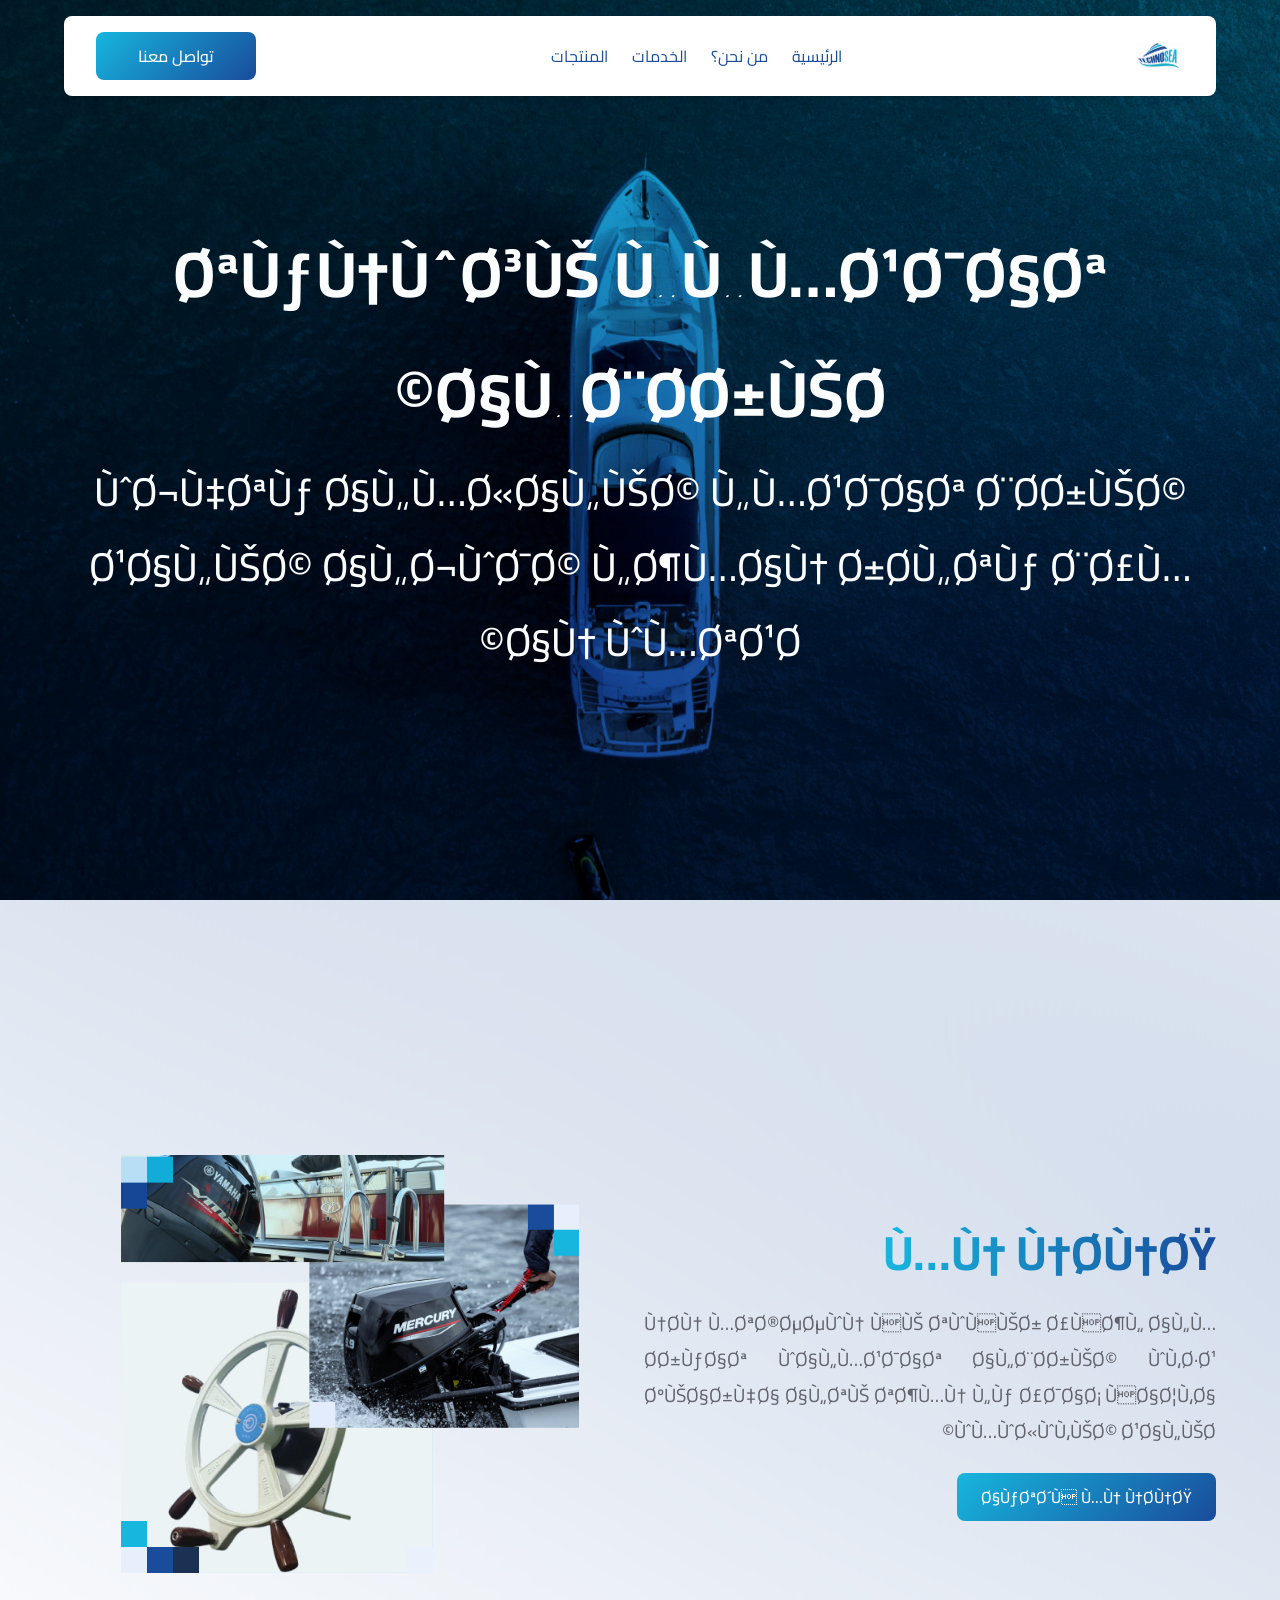
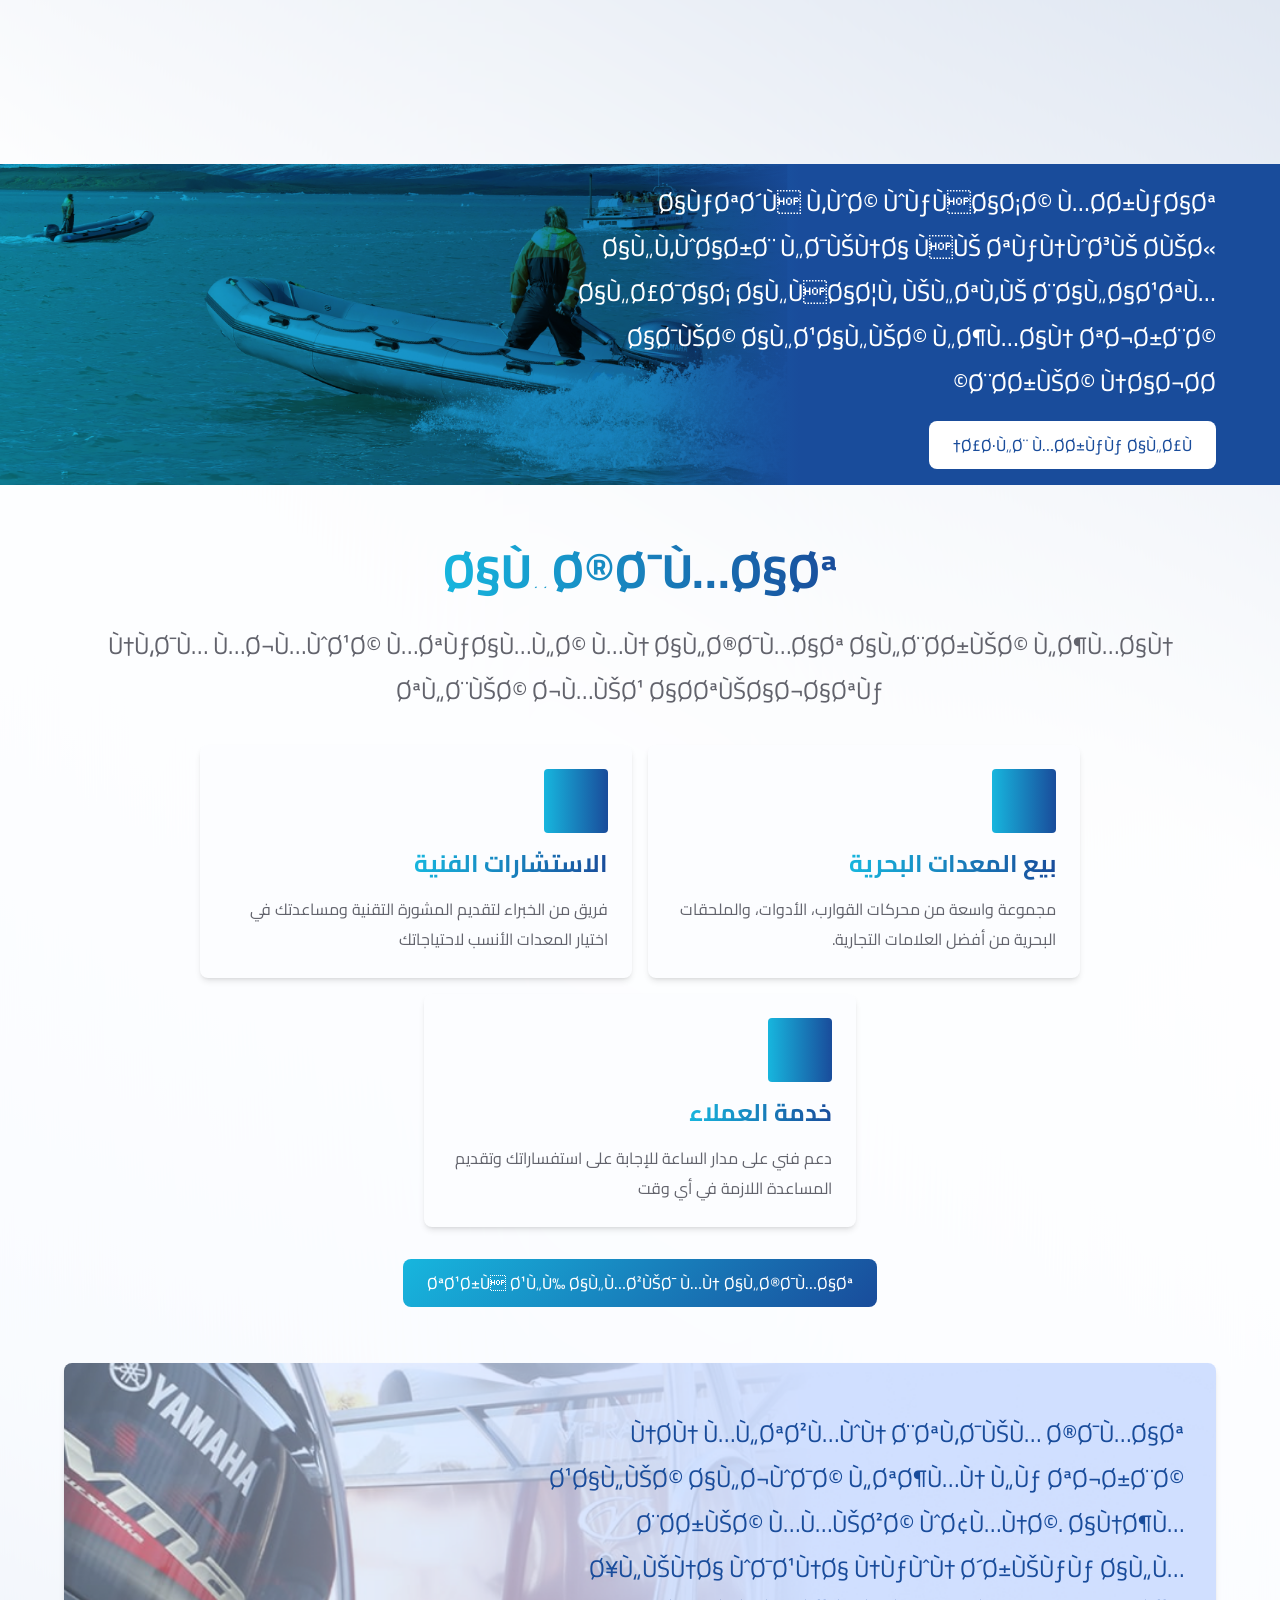
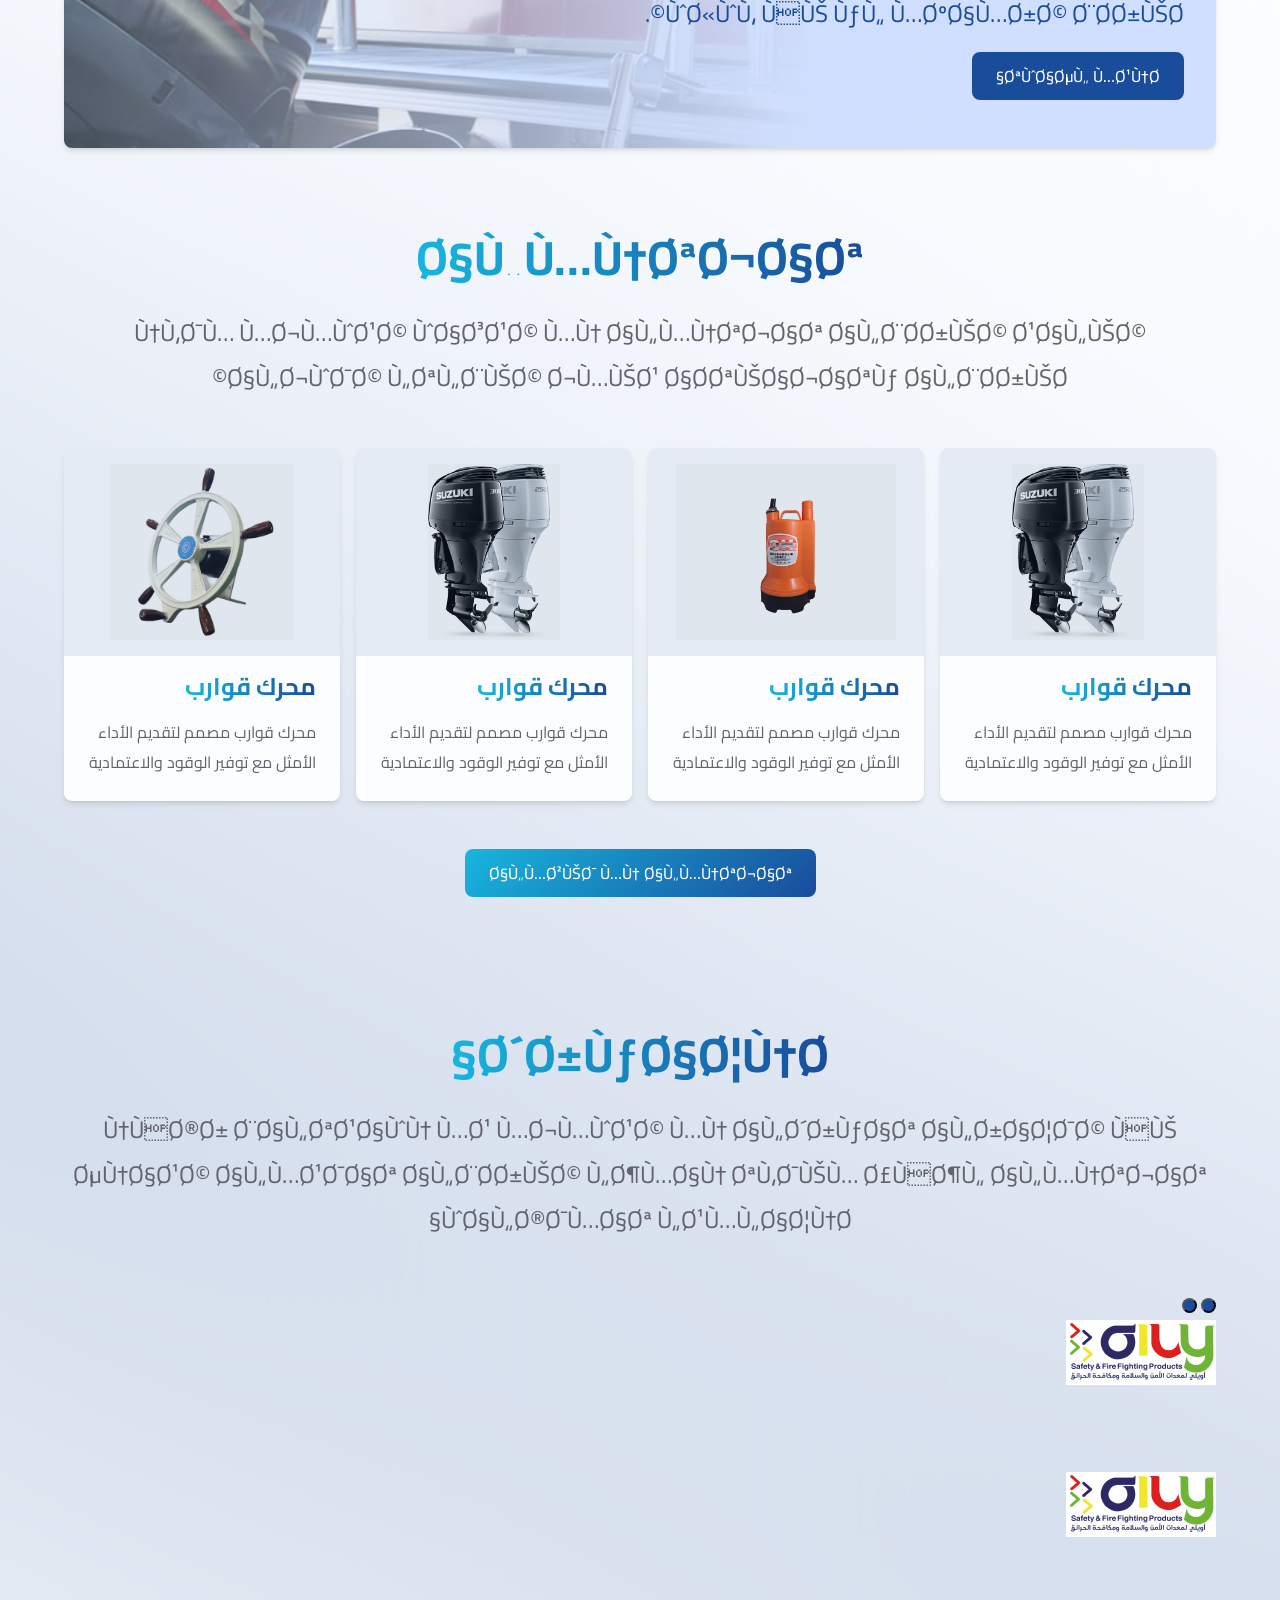
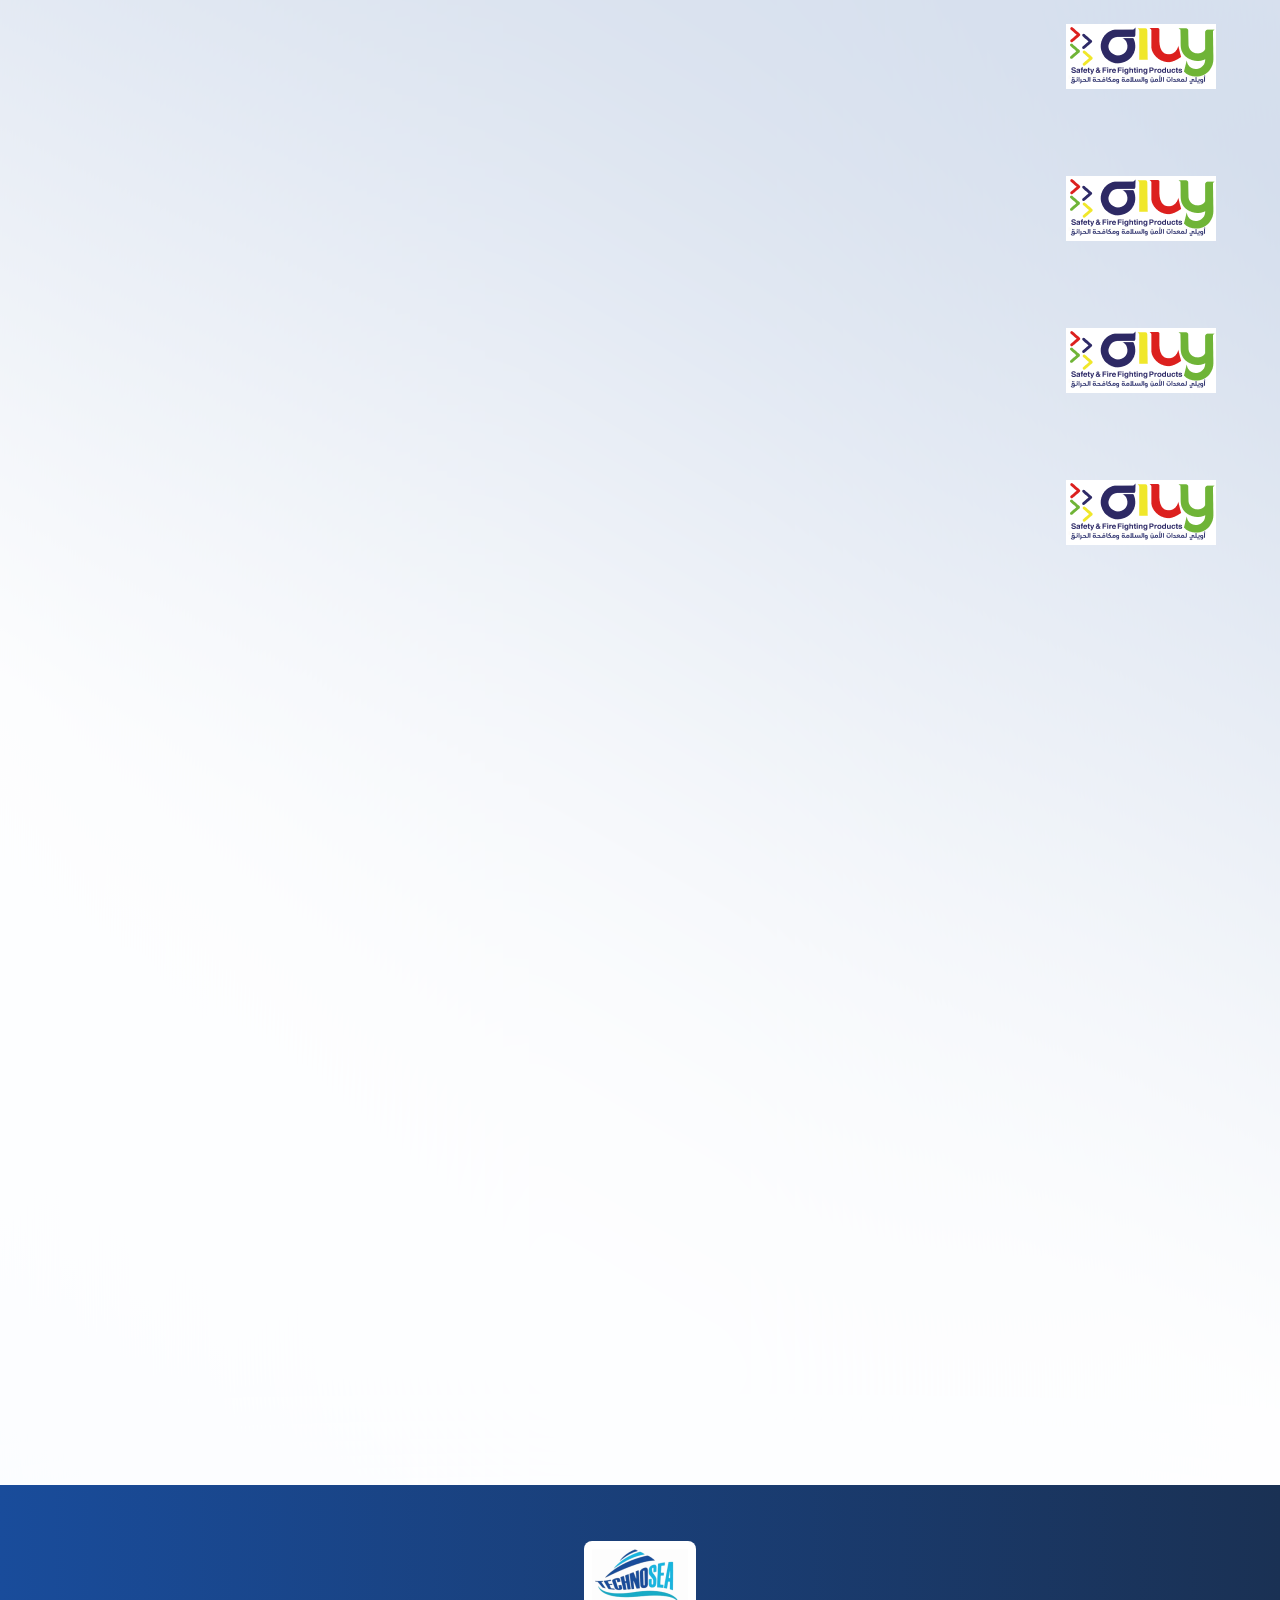
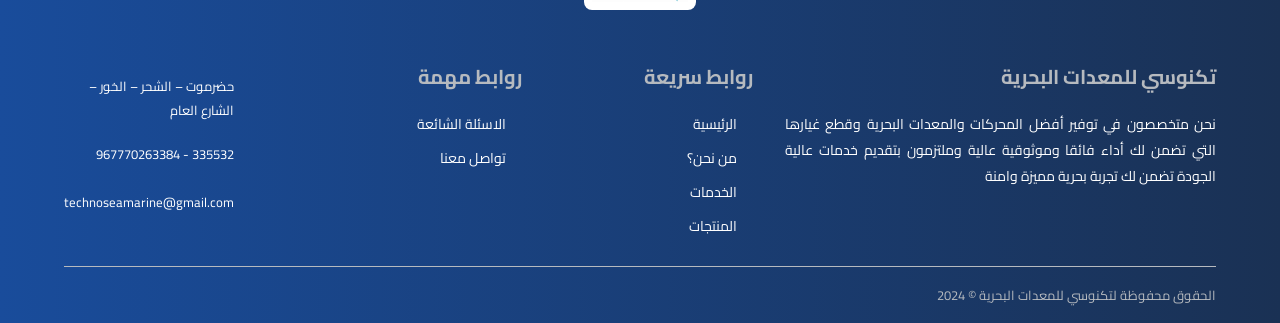
<file: index.html>
<!DOCTYPE html>
<html lang="ar" dir="rtl">
    <head>
        
        <link rel="stylesheet" href="./asset/styles/home.css">

        <title>تكنوسي</title>
    </head>

    <body>
        <!-- for the navbar -->
        <header></header>

        <!-- Hero Section -->
        <section class="section hero center">
            <header>
                <h1>تكنوسي للمعدات البحرية</h1>
                <h2>وجهتك المثالية لمعدات بحرية عالية الجودة لضمان رحلتك بأمان ومتعة</h2>
            </header>

            <section>
                <i class="fi fi-ts-angle-small-down"></i>
            </section>
        </section>

        <!-- About Section -->
        <section class="section about">
            <article>
                <header>
                    <h2>من نحن؟</h2>
                </header>

                <p>
                    نحن متخصصون في توفير أفضل المحركات والمعدات البحرية وقطع غيارها التي تضمن لك أداء فائقا وموثوقية عالية 
                </p>

                <section>
                    <a href="/pages/about.html" class="btn btn-linear">اكتشف من نحن؟</a>
                </section>
            </article>

            <section>
                <img src="./asset/images/about.png" alt="Products">
            </section>
        </section>

        <!-- Engine Section -->
        <section class="engine">
            <section>
                <p>
                    اكتشف قوة وكفاءة محركات القوارب لدينا في تكنوسي حيث الأداء الفائق يلتقي بالاعتمادية العالية لضمان تجربة بحرية ناجحة
                </p>
                <a class="btn" href="/pages/contact-us.html">أطلب محركك الأن</a>
            </section>
        </section>

        <!-- Services Section -->
        <section id="services" class="section services">
            <header>
                <h2>الخدمات</h2>
                <p>نقدم مجموعة متكاملة من الخدمات البحرية لضمان تلبية جميع احتياجاتك</p>
            </header>

            <section class="services-container"></section>

            <section class="btn-container">
                <a href="/pages/services.html" class="btn btn-linear">تعرف على المزيد من الخدمات</a>
            </section>
        </section>

        <!-- Contact Section -->
        <section class="section contact">
            <section class="center">
                <p>
                    نحن ملتزمون بتقديم خدمات عالية الجودة لتضمن لك تجربة بحرية مميزة وآمنة. انضم إلينا ودعنا نكون شريكك الموثوق في كل مغامرة بحرية.
                </p>

                <a href="/pages/contact-us.html" class="btn center">تواصل معنا</a>
            </section>
        </section>

        <!-- Products section -->
        <section class="section products">
            <header>
                <h2>المنتجات</h2>
                <p>نقدم مجموعة واسعة من المنتجات البحرية عالية الجودة لتلبية جميع احتياجاتك البحرية</p>
            </header>

            <section class="products-container">
                <!-- <article class="card product">
                    <section class="image">
                        <img src="/asset/images/product-1.jpeg" alt="product">
                    </section>

                    <header>
                        <h3>محرك قوارب</h3>
                    </header>

                    <p>
                        محرك قوارب مصمم لتقديم الأداء الأمثل مع توفير الوقود والاعتمادية
                    </p>
                </article> -->
            </section>

            <section class="btn-container">
                <a href="/pages/products.html" class="btn btn-linear">المزيد من المنتجات</a>
            </section>
        </section>

        <!-- partners -->
        <section class="section partners">
            <header>
                <h2>شركائنا</h2>
                <p>
                    نفخر بالتعاون مع مجموعة من الشركات الرائدة في صناعة المعدات البحرية لضمان تقديم أفضل المنتجات والخدمات لعملائنا 
                </p>
            </header> 

            <!-- <section class="partners-container">

            </section> -->
        
            <section class="partners-container d-flex justify-content-center ">
            <div id="partners" class="carousel slide w-75" data-bs-ride="carousel">
            <div class="carousel-indicators">
              <button type="button" data-bs-target="#partners" data-bs-slide-to="0" class="active" aria-current="true" aria-label="Slide 1"></button>
              <button type="button" data-bs-target="#partners" data-bs-slide-to="1" aria-label="Slide 2"></button>
              <!-- <button type="button" data-bs-target="#carouselExampleIndicators" data-bs-slide-to="2" aria-label="Slide 3"></button> -->
            </div>
            <div class="carousel-inner">
                <div class="carousel-item active">
                    <div class="row ">
                        <div class="single-box col-md-4">
                            <img src="/asset/images/partner.png" alt="">
                        </div>
                        <div class="single-box col-md-4">
                            <img src="/asset/images/partner.png" alt="">
                        </div>
                        <div class="single-box col-md-4">
                            <img src="/asset/images/partner.png" alt="">
                        </div>
                    </div>
                </div>

                <div class="carousel-item ">
                    <div class="row ">
                        <div class="single-box col-md-4">
                            <img src="/asset/images/partner.png" alt="">
                        </div>
                        <div class="single-box col-md-4">
                            <img src="/asset/images/partner.png" alt="">
                        </div>
                        <div class="single-box col-md-4">
                            <img src="/asset/images/partner.png" alt="">
                        </div>
                    </div>
                </div>
            </div>
            </div>
            </section>
        </section>
         <!-- End partners -->

        <!-- FAQ -->
        <section class="section faq">
            <header>
                <h2>الاسئلة الشائعة</h2>
                <p>لديك أسئلة؟ نحن هنا للإجابة عليها</p>
            </header>

            <section class="faq-container">
                <!-- <article class="card">
                    <header>
                        <h4>كيف يمكنني تتبع طلبي؟</h4>

                        <section>
                            <i class="fi fi-rr-plus"></i>
                        </section>
                    </header>

                    <p>
                        يمكنك تتبع طلبك من خلال حسابك على موقعنا أو عبر البريد الإلكتروني الذي يتضمن رقم التتبع.
                    </p>
                </article> -->
            </section>
        </section>

        <footer class="footer"></footer>
        <script src="https://cdn.jsdelivr.net/npm/bootstrap@5.1.3/dist/js/bootstrap.bundle.min.js" integrity="sha384-ka7Sk0Gln4gmtz2MlQnikT1wXgYsOg+OMhuP+IlRH9sENBO0LRn5q+8nbTov4+1p" crossorigin="anonymous"></script>
        <script type="module" src="/asset/js/index.js"></script>
        <script src="/asset/js/home.js"></script>
    </body>
</html>
</file>
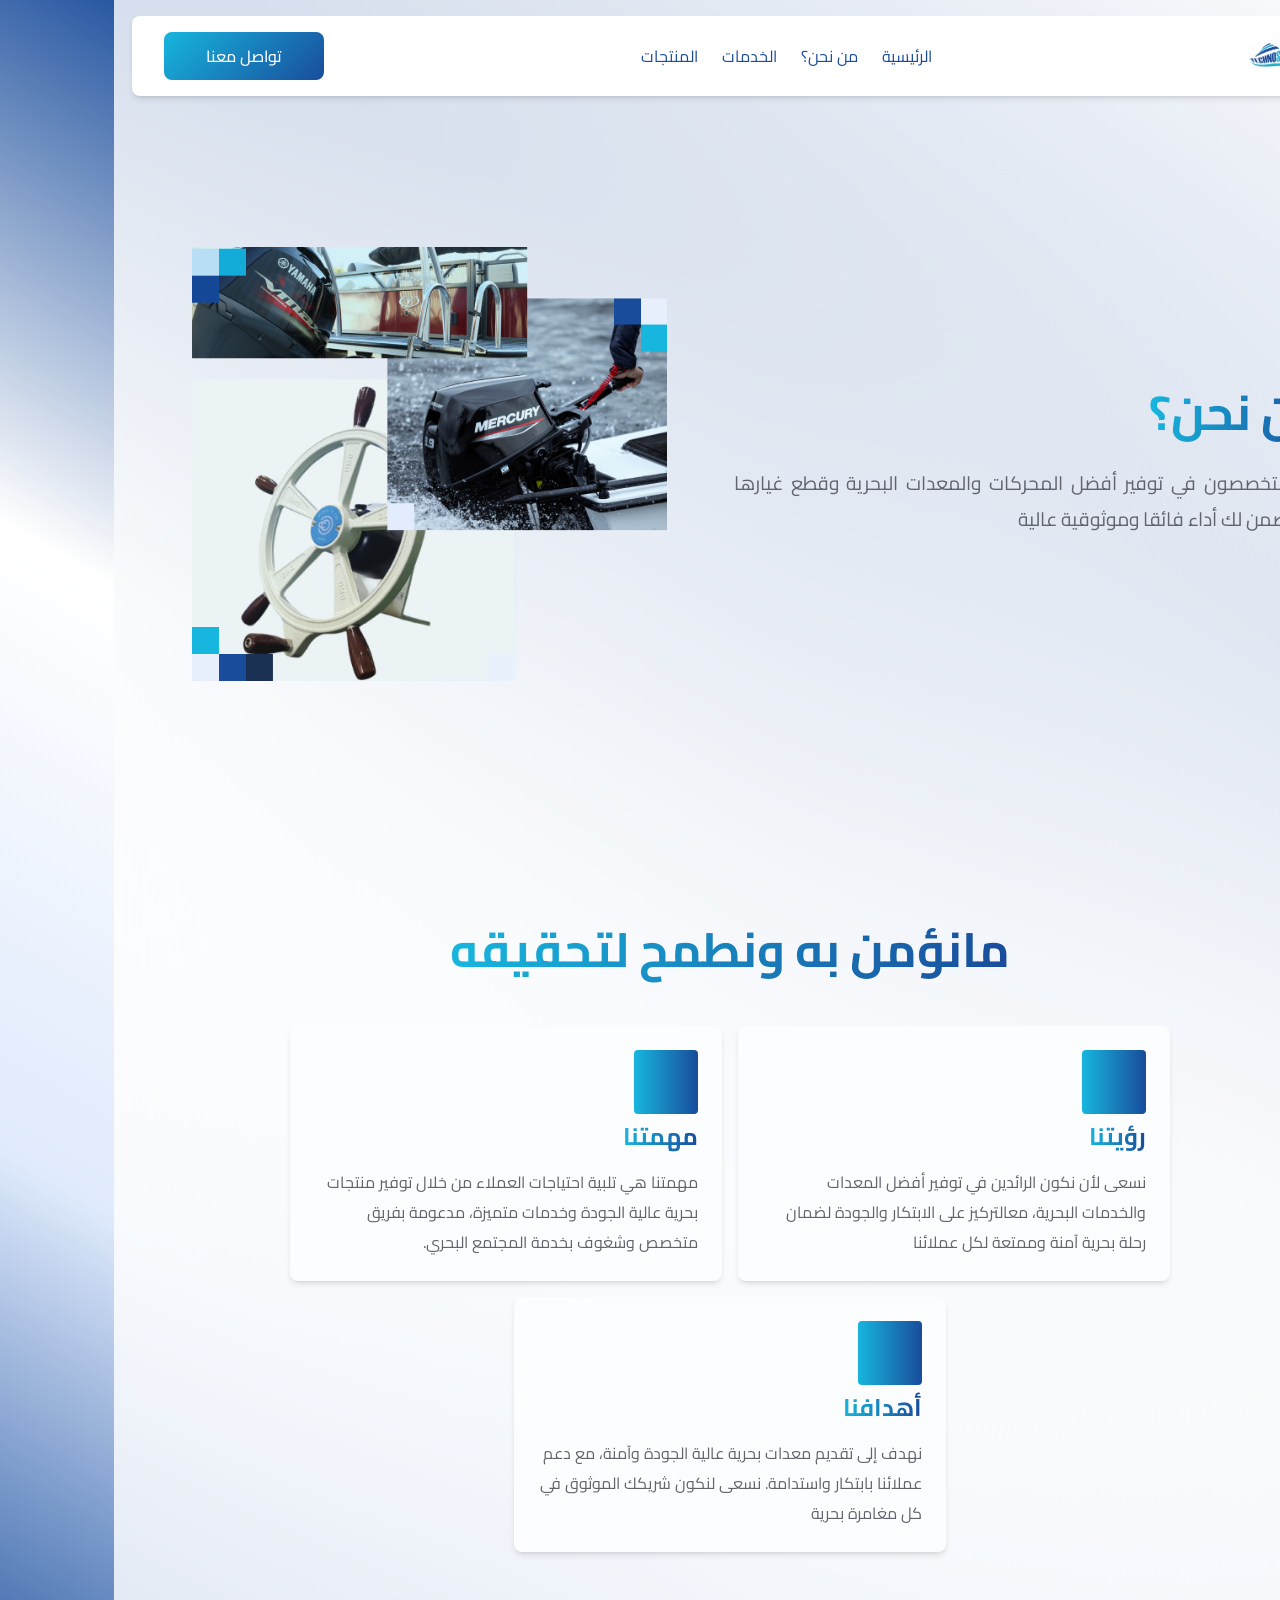
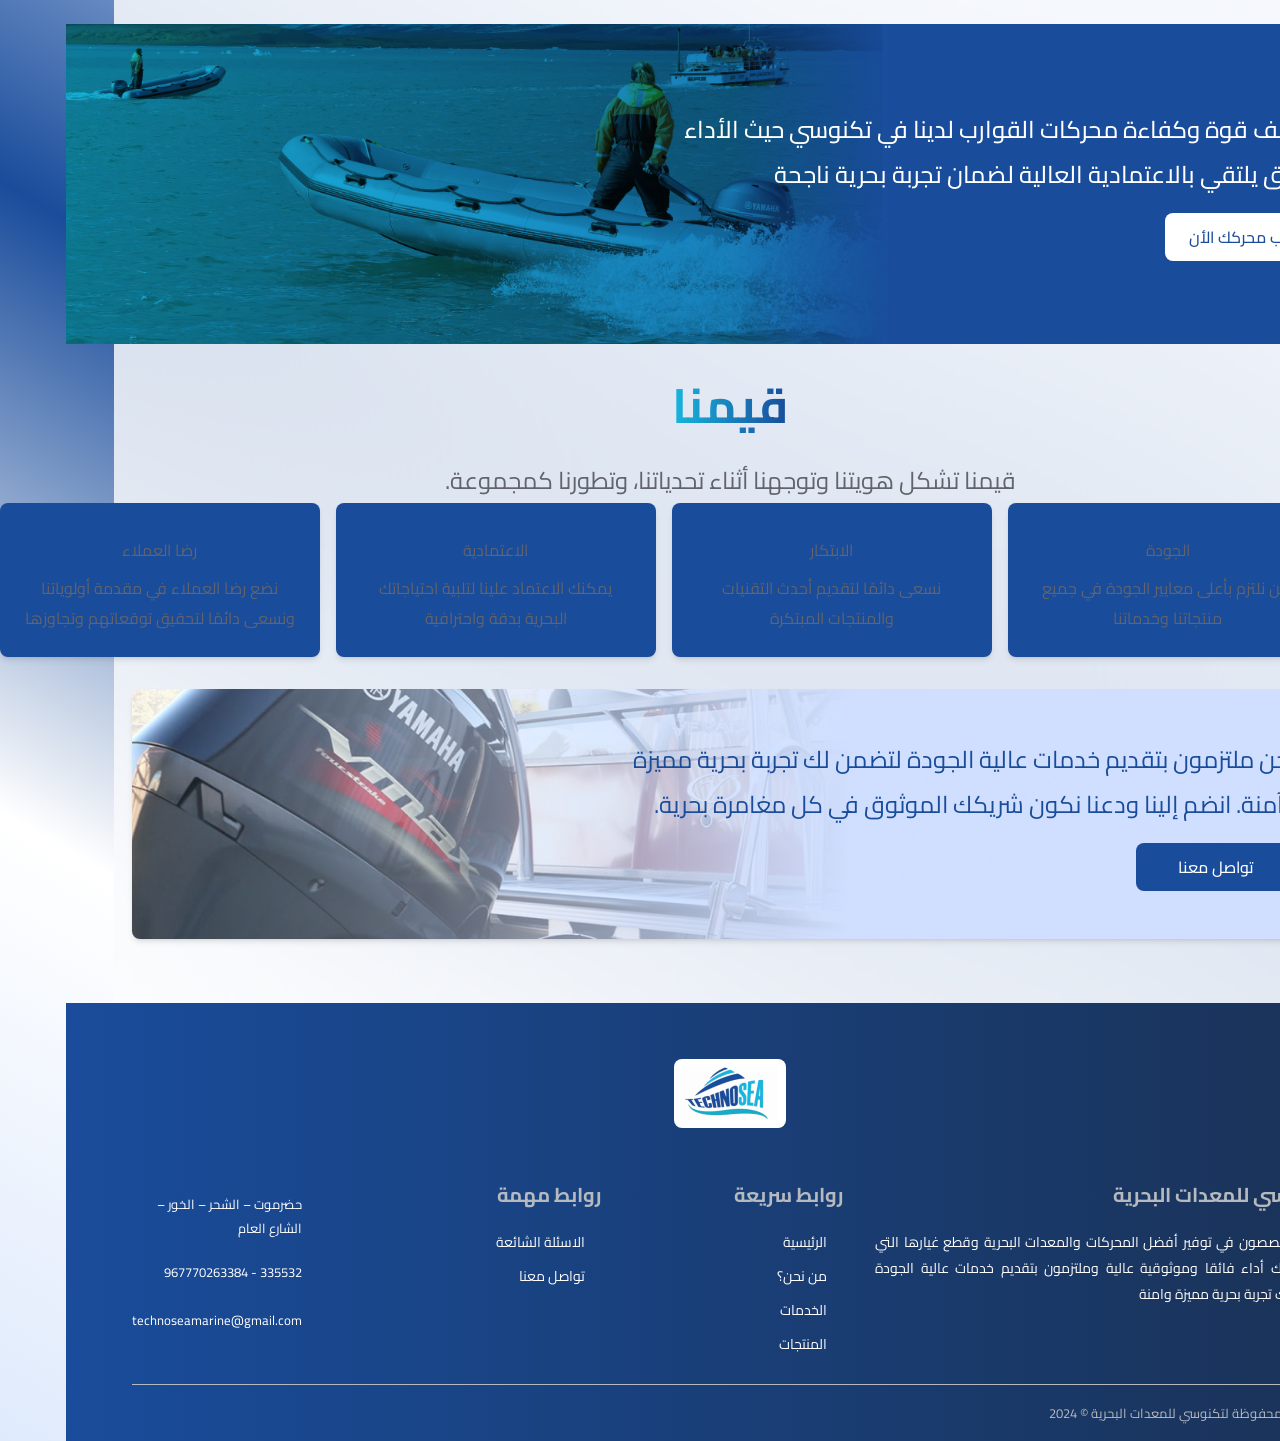
<file: pages/about.html>
<!DOCTYPE html>
<html lang="ar" dir="rtl">
    <head>
        <meta charset="UTF-8">
        
        <meta name="description" content="وجهتك المثالية لمعدات بحرية عالية الجودة لضمان رحلتك بأمان ومتعة">
        <meta name="keywords" content="Technosea, تكنوسي, معدات بحرية, marian, بحرية, محركات, engine">

        <link rel="stylesheet" href="../asset/styles/home.css">
        <title>تكنوسي | من نحن</title>
    </head>

    <body>
        <!-- for the navbar -->
        <header></header>

        <!-- About Section -->
        <section class="about mt-5 py-5">
            <article>
                <header>
                    <h2>من نحن؟</h2>
                </header>

                <p>
                    نحن متخصصون في توفير أفضل المحركات والمعدات البحرية وقطع غيارها التي تضمن لك أداء فائقا وموثوقية عالية 
                </p>
            </article>

            <section class="pt-3">
                <img src="../asset/images/about.png" alt="Products">
            </section>
        </section>

        <!-- What We Belive -->
        <section  class="section mt-5 py-5 services">
            <header>
                <h2>مانؤمن به ونطمح لتحقيقه</h2>
            </header>

            <div class="what-we-belive services-container">
                <article class="card">
                    <div class="d-flex align-items-center gap-2 mb-2">
                        <section class="icon center">
                            <i class="fi fi-ts-flag"></i>
                        </section>
            
                        <header>
                            <h3>رؤيتنا</h3>
                        </header>
                    </div>
                    <p>نسعى لأن نكون الرائدين في توفير أفضل المعدات والخدمات البحرية، معالتركيز على الابتكار والجودة لضمان رحلة بحرية آمنة وممتعة لكل عملائنا</p>
                </article>

                <article class="card">
                    <div class="d-flex align-items-center gap-2 mb-2">
                        <section class="icon center">
                            <i class="fi fi-ts-lightbulb-setting"></i>
                        </section>
            
                        <header>
                            <h3>مهمتنا</h3>
                        </header>
                    </div>
                    <p>مهمتنا هي تلبية احتياجات العملاء من خلال توفير منتجات بحرية عالية الجودة وخدمات متميزة، مدعومة بفريق متخصص وشغوف بخدمة المجتمع البحري.</p>
                </article>

                <article class="card">
                    <div class="d-flex align-items-center gap-2 mb-2">
                        <section class="icon center">
                            <i class="fi fi-ts-bullseye-arrow"></i>
                        </section>
            
                        <header>
                            <h3>أهدافنا</h3>
                        </header>
                    </div>
                    <p>نهدف إلى تقديم معدات بحرية عالية الجودة وآمنة، مع دعم عملائنا بابتكار واستدامة. نسعى لنكون شريكك الموثوق في كل مغامرة بحرية</p>
                </article>
            </div>
                
        </section>

        <!-- Engine Section -->
        <section class="engine mt-5 py-5">
            <section>
                <p>
                    اكتشف قوة وكفاءة محركات القوارب لدينا في تكنوسي حيث الأداء الفائق يلتقي بالاعتمادية العالية لضمان تجربة بحرية ناجحة
                </p>
                <a class="btn" href="./contact-us.html">أطلب محركك الأن</a>
            </section>
        </section>

        <!-- Our Values Section -->
        <section  class="section my-5 py-5">
            <header>
                <h2>قيمنا</h2>
                <p class="mt-2">قيمنا تشكل هويتنا وتوجهنا أثناء تحدياتنا، وتطورنا كمجموعة.</p>
            </header>

            <div class="our-values text-white">
                <div>
                    <article class="card small center">
                        <section class="h1 center">
                            <i class="fi fi-ts-diamond"></i>
                        </section>

                        <p class="h3">الجودة</p>
                        <p>نحن نلتزم بأعلى معايير الجودة في جميع منتجاتنا وخدماتنا</p>
                    </article>

                    <article class="card small center">
                        <section class="h1 center">
                            <i class="fi fi-ts-diamond"></i>
                        </section>

                        <p class="h3">الابتكار</p>
                        <p>نسعى دائمًا لتقديم أحدث التقنيات والمنتجات المبتكرة</p>
                    </article>

                    <article class="card small center">
                        <section class="h1 center">
                            <i class="fi fi-ts-diamond"></i>
                        </section>

                        <p class="h3">الاعتمادية</p>
                        <p>يمكنك الاعتماد علينا لتلبية احتياجاتك البحرية بدقة واحترافية</p>
                    </article>

                    <article class="card small center">
                        <section class="h1 center">
                            <i class="fi fi-ts-diamond"></i>
                        </section>

                        <p class="h3">رضا العملاء</p>
                        <p>نضع رضا العملاء في مقدمة أولوياتنا ونسعى دائمًا لتحقيق توقعاتهم وتجاوزها</p>
                    </article>
                </div>
            </div>
        </section>

        <!-- Contact Section -->
        <section class="section contact mt-5 ">
            <section class="center">
                <p>
                    نحن ملتزمون بتقديم خدمات عالية الجودة لتضمن لك تجربة بحرية مميزة وآمنة. انضم إلينا ودعنا نكون شريكك الموثوق في كل مغامرة بحرية.
                </p>

                <a href="/pages/contact-us.html" class="btn center">تواصل معنا</a>
            </section>
        </section>

        <!-- for the footer -->
        <footer class="footer"></footer>

        <script type="module" src="/asset/js/index.js"></script>
        <script>
            const aboutSection = document.querySelector('body > section.about');
            aboutSection.style.cssText = "animation: 1s showing-up linear forwards;"

            const sections = document.querySelectorAll('body > section:not(body > section.about)');

            window.addEventListener('scroll', () => {
                sections.forEach(section => {
                    const offsetTop = section.offsetTop;
                    
                    if (offsetTop < window.scrollY + 500) {
                        section.style.cssText = "animation: 1s showing-up linear forwards;"
                    }
                })
            })
        </script>
    </body>
</html>
</file>
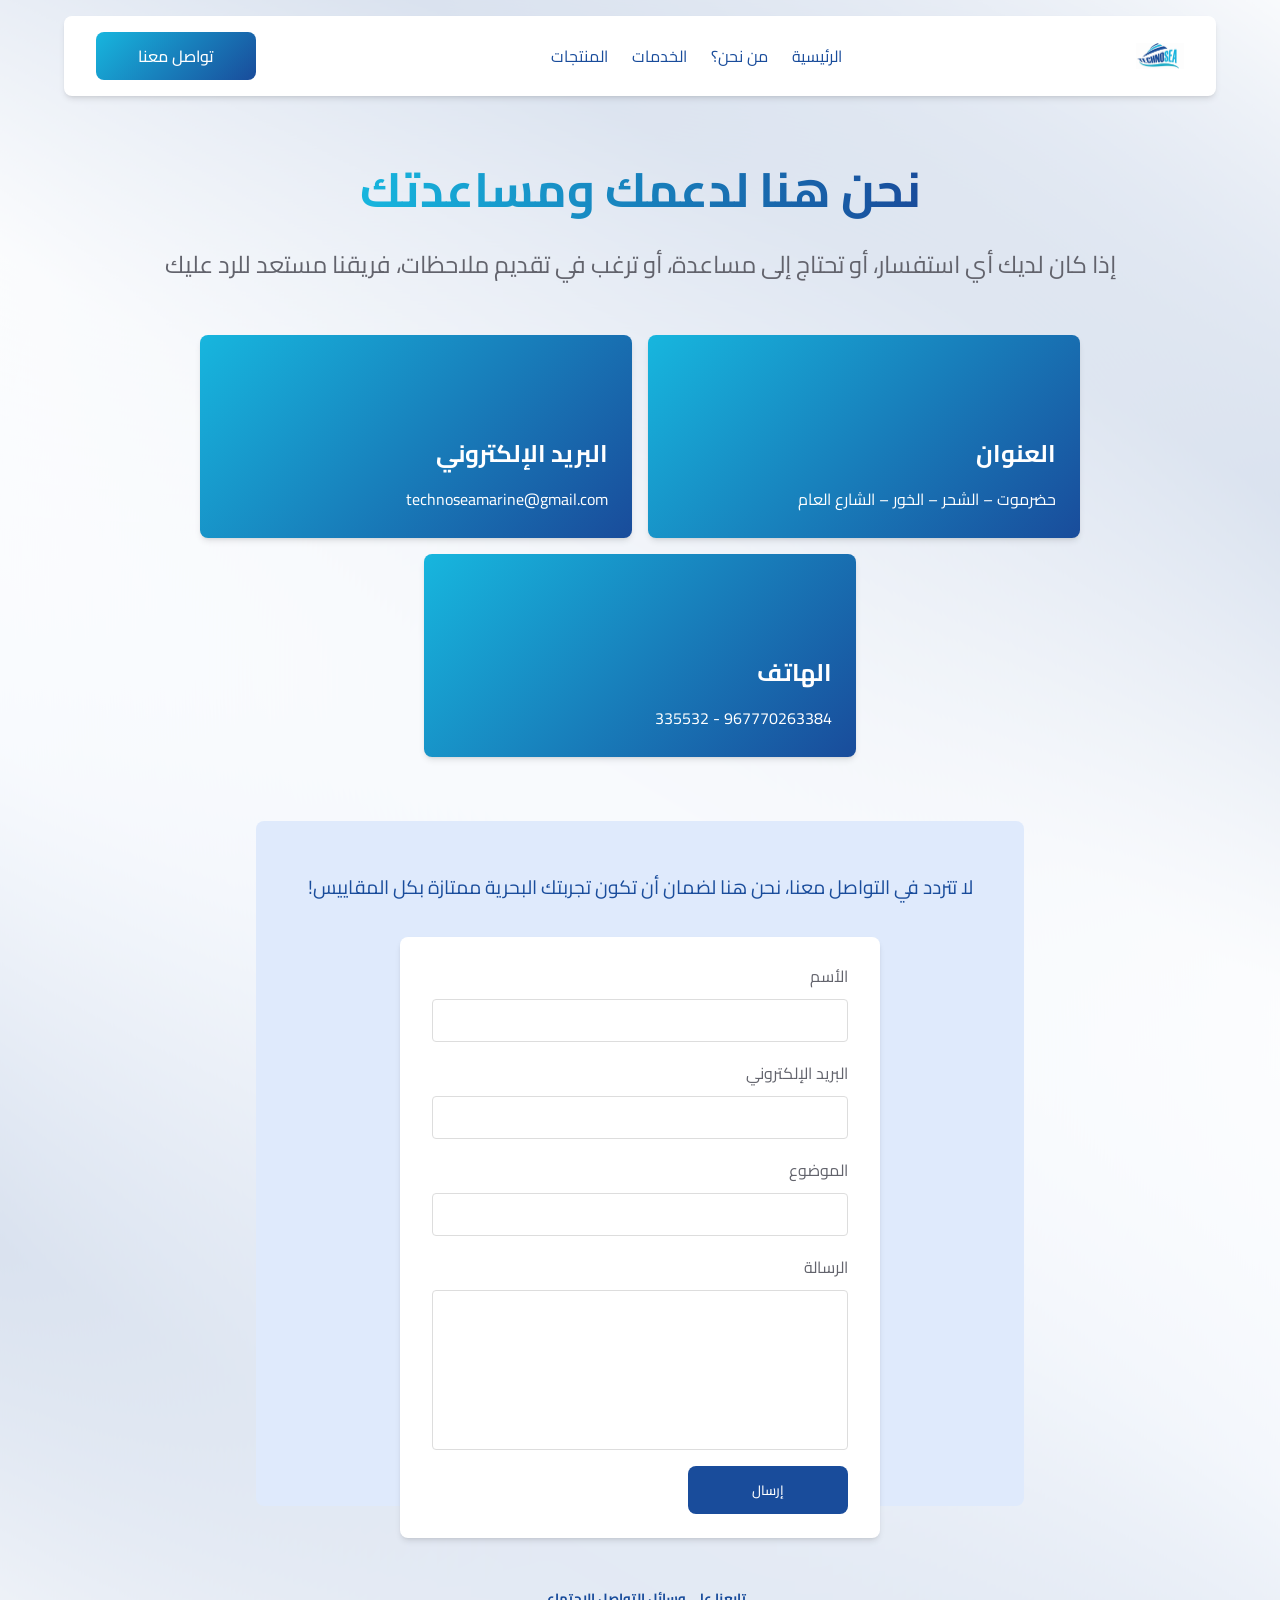
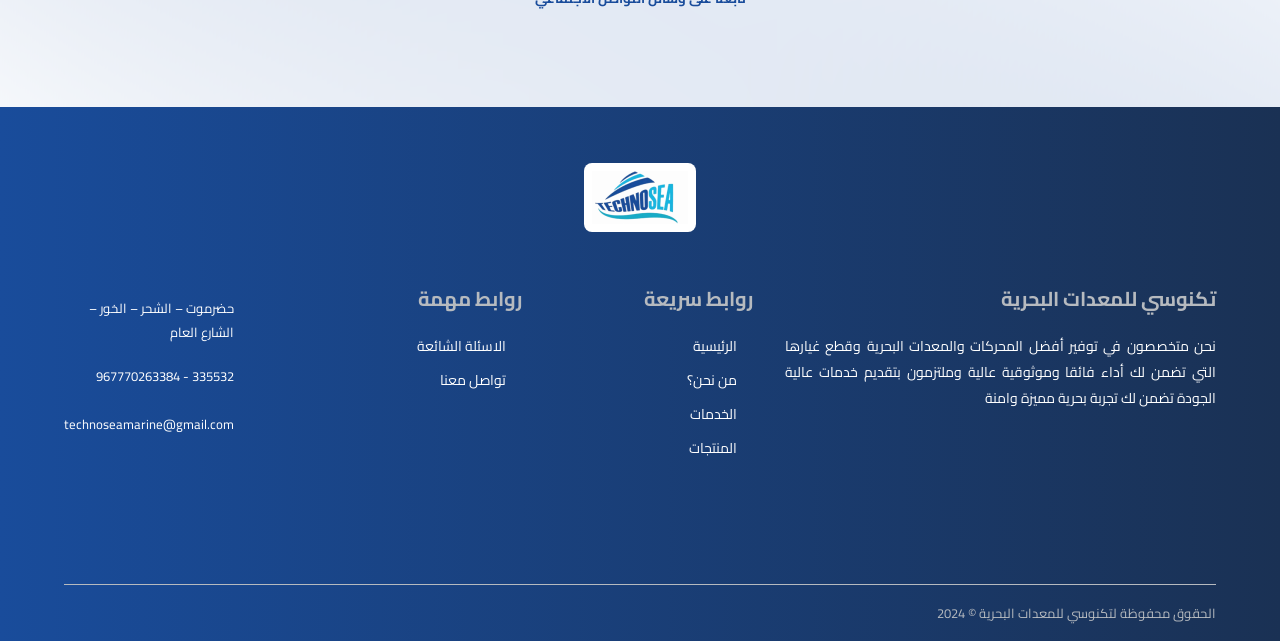
<file: pages/contact-us.html>
<!DOCTYPE html>
<html lang="ar" dir="rtl">
    <head>
        <meta charset="UTF-8">
        
        <meta name="description" content="وجهتك المثالية لمعدات بحرية عالية الجودة لضمان رحلتك بأمان ومتعة">
        <meta name="keywords" content="Technosea, تكنوسي, معدات بحرية, marian, بحرية, محركات, engine">

        <link rel="stylesheet" href="../asset/styles/contact-us.css">
        <title>تكنوسي | تواصل معنا</title>
    </head>

    <body>
        <!-- for the navbar -->
        <header></header>

        <main>
            <section class="section header-page">
                <header>
                    <h2>نحن هنا لدعمك ومساعدتك</h2>
                    <p>إذا كان لديك أي استفسار، أو تحتاج إلى مساعدة، أو ترغب في تقديم ملاحظات، فريقنا مستعد للرد عليك</p>
                </header>
            </section>

            <section class="cards-container">
                <article class="card center">
                    <section class="icon">
                        <i class="fi fi-rr-marker"></i>
                    </section>
                    <header>
                        <h3>العنوان</h3>
                    </header>
                    <p>حضرموت – الشحر – الخور – الشارع العام </p>
                </article>

                <article class="card center">
                    <section class="icon">
                        <i class="fi fi-rr-envelope"></i>
                    </section>
                    <header>
                        <h3>البريد الإلكتروني</h3>
                    </header>
                    <p><a href="mailto:technoseamarine@gmail.com">technoseamarine@gmail.com</a></p>
                </article>

                <article class="card center">
                    <section class="icon">
                        <i class="fi fi-rr-phone-flip"></i>
                    </section>
                    <header>
                        <h3>الهاتف</h3>
                    </header>
                    <p>967770263384 - 335532</p>
                </article>
            </section>

            <section>
                <p>لا تتردد في التواصل معنا، نحن هنا لضمان أن تكون تجربتك البحرية ممتازة بكل المقاييس!</p>

                <form action="" method="post">
                    <section>
                        <label for="name">الأسم</label>
                        <input type="text" name="name" required>
                    </section>

                    <section>
                        <label for="email">البريد الإلكتروني</label>
                        <input type="email" name="email" required>
                    </section>

                    <section>
                        <label for="title">الموضوع</label>
                        <input type="text" name="title" required>
                    </section>

                    <section>
                        <label for="name">الرسالة</label>
                        <textarea name="message"></textarea>
                    </section>

                    <section class="btn-container">
                        <button type="submit" class="btn">إرسال</button>
                    </section>
                </form>
            </section>

            <section class="icons">
                <header>
                    <h5>تابعنا على وسائل التواصل الاجتماعي</h4>
                </header>

                <ul class="icons-container">
                    <li><a href="/"><i class="fi fi-brands-whatsapp"></i></a></li>
                    <li><a href="/"><i class="fi fi-brands-linkedin"></i></a></li>
                    <li><a href="/"><i class="fi fi-brands-twitter-alt"></i></a></li>
                    <li><a href="/"><i class="fi fi-brands-instagram"></i></a></li>
                </ul>
            </section>
        </main>

        <!-- for the footer -->
        <footer class="footer"></footer>

        <script type="module" src="/asset/js/index.js"></script>
    </body>
</html>
</file>
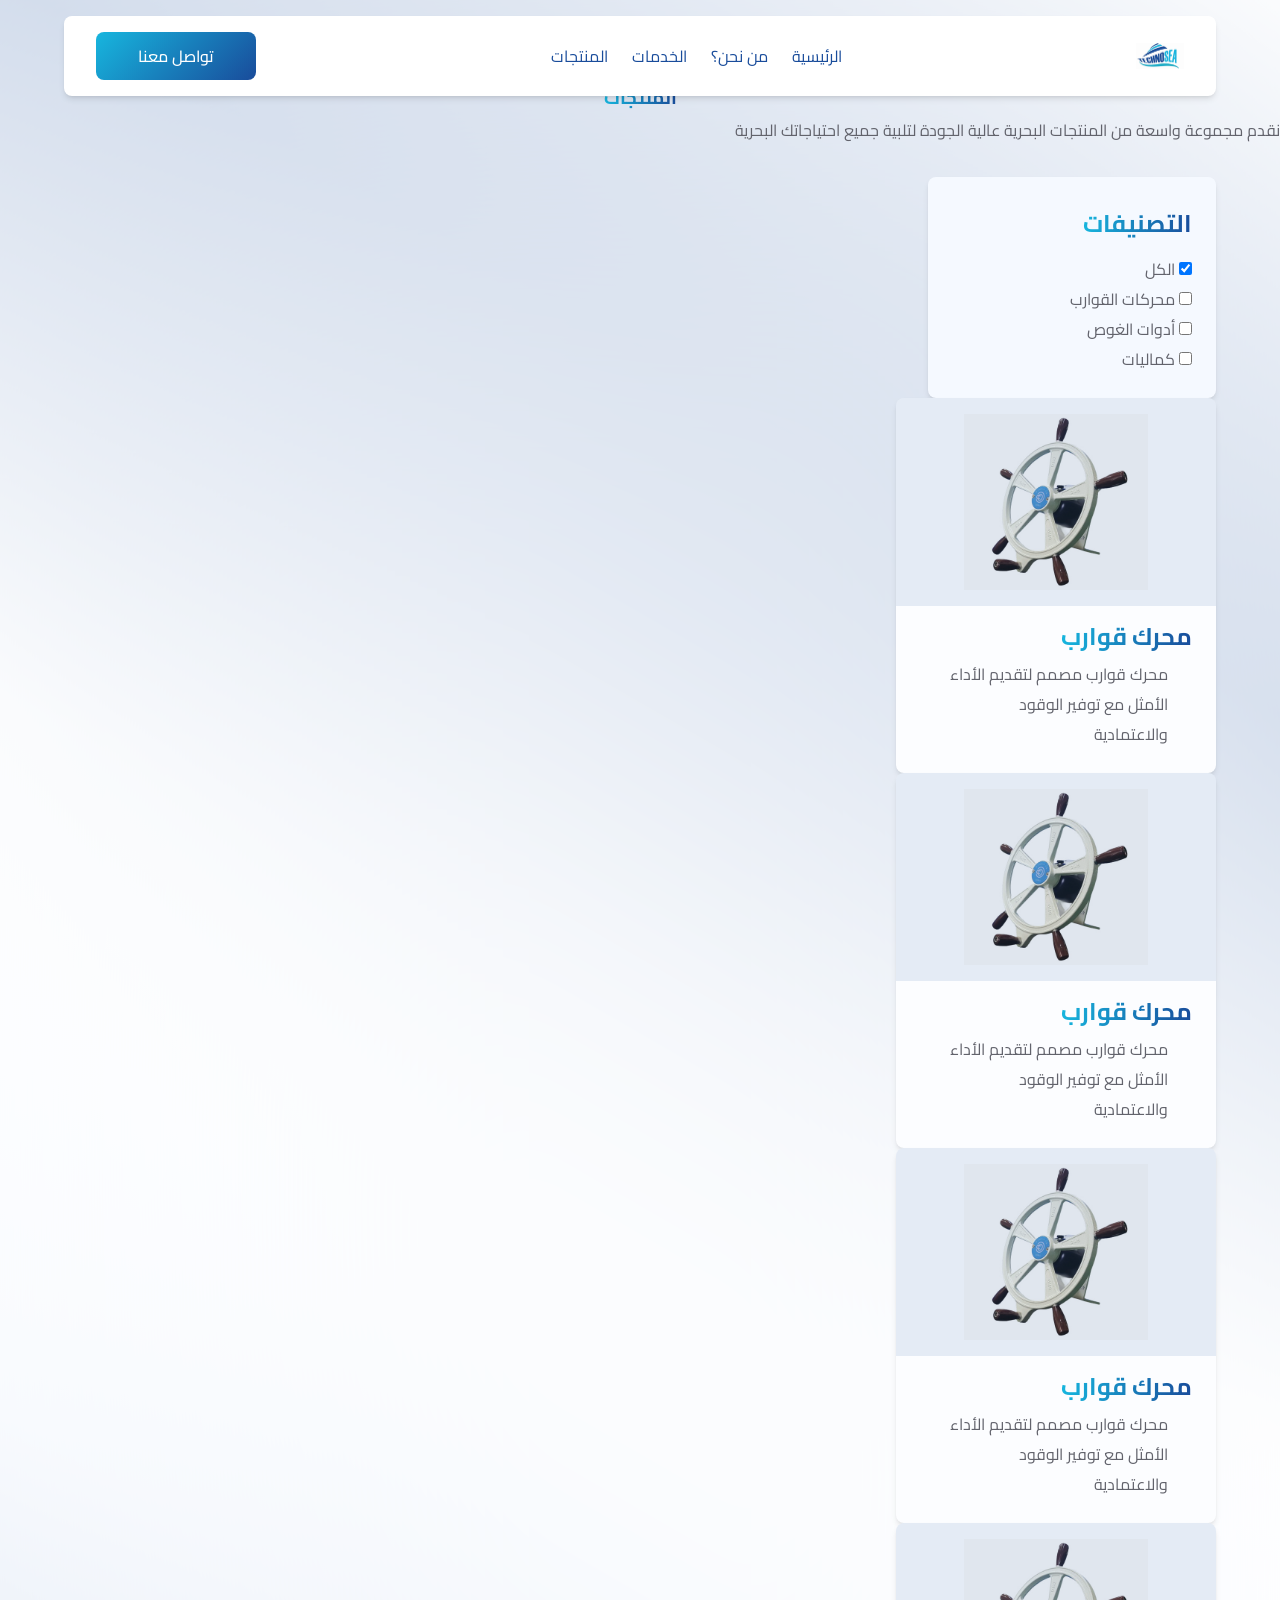
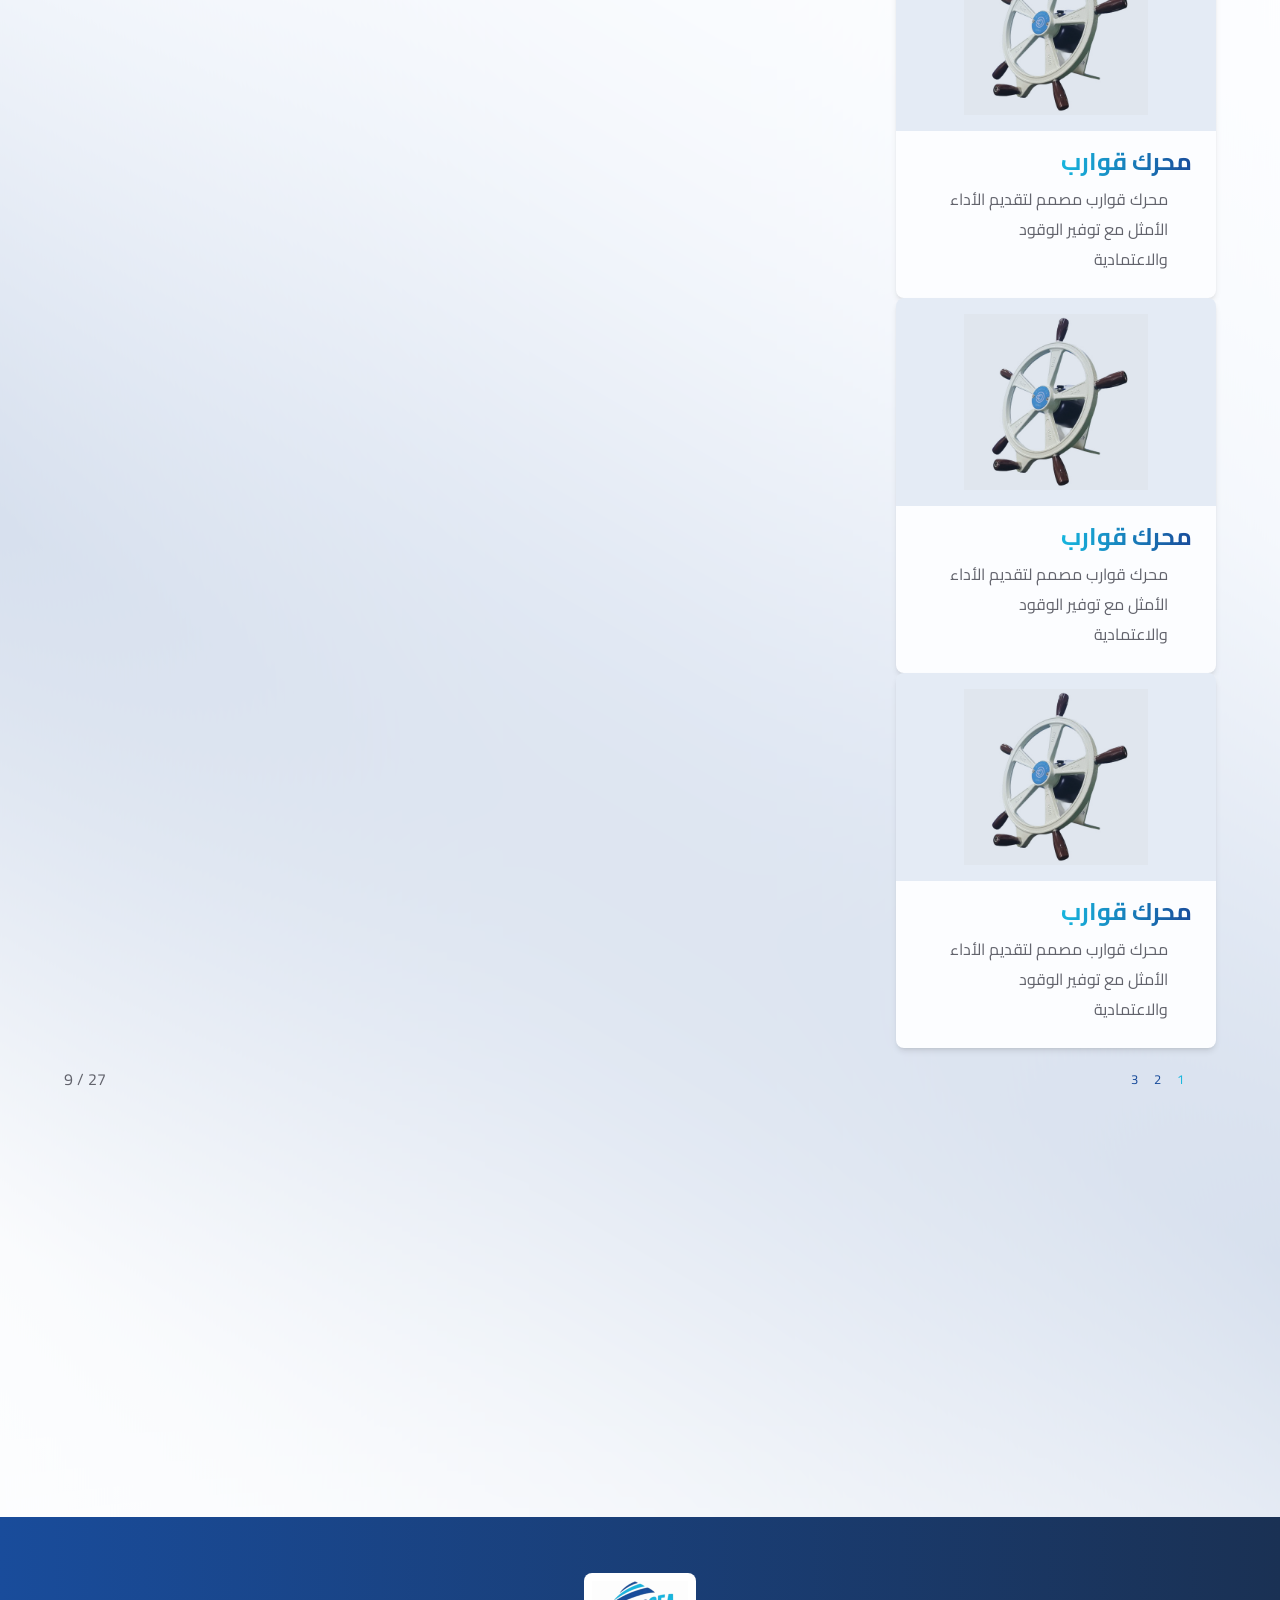
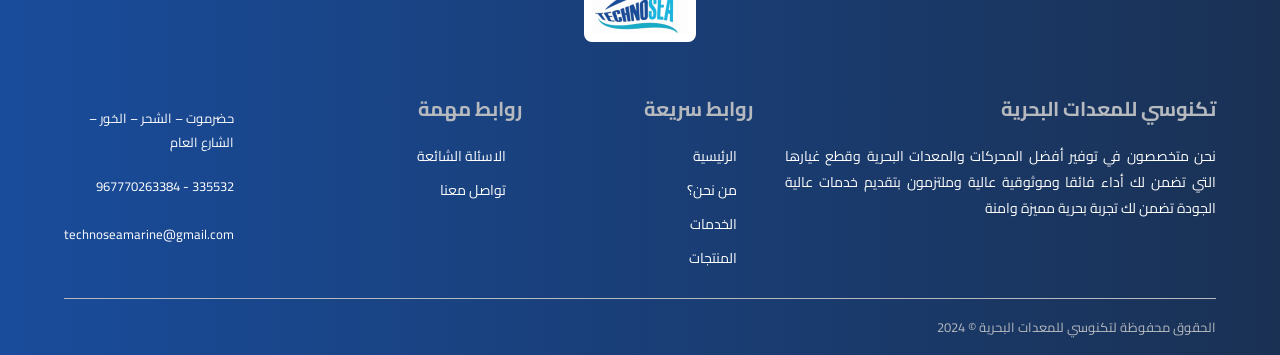
<file: pages/products.html>
<!DOCTYPE html>
<html lang="ar" dir="rtl">
    <head>
        <meta charset="UTF-8">
        
        <meta name="description" content="وجهتك المثالية لمعدات بحرية عالية الجودة لضمان رحلتك بأمان ومتعة">
        <meta name="keywords" content="Technosea, تكنوسي, معدات بحرية, marian, بحرية, محركات, engine">

        <link rel="stylesheet" href="/asset/styles/home.css">
        <title>تكنوسي | المنتجات</title>
    </head>

    <body>
        <!-- for the navbar -->
        <header></header>

        <header class="my-5 pt-5">
          <h3>المنتجات</h3>
          <p class="text-center">نقدم مجموعة واسعة من المنتجات البحرية عالية الجودة لتلبية جميع احتياجاتك البحرية</p>
        </header>


        <div class="container-fluid " style="padding: 2rem 5%;">
            <div class="row">
                <!-- Side bar filter -->
                <div class="d-none d-lg-block col-3 " >
                    <div class="filter-container d-flex justify-content-center" >
                      <div class="card mb-4 rounded-3 shadow-sm bg-as-body" style="width: 18rem;">
                        <header class="me-3">
                          <h3>التصنيفات</h3>
                        </header>
                        <div class="card-body">
                            <div class="form-check mb-3">
                              <input class="form-check-input float-end ms-1" type="checkbox" name="category" id="all" value="all" checked >
                              <label class="form-check-label" for="all"> الكل </label>
                            </div>
                            <div class="form-check mb-3">
                              <input class="form-check-input float-end ms-1" type="checkbox" name="category" id="engins" value="engins"  >
                              <label class="form-check-label" for="engins"> محركات القوارب </label>
                            </div>
                            <div class="form-check mb-3">
                              <input class="form-check-input float-end ms-1" type="checkbox" name="category" id="swimmingTools" value="swimmingTools"  >
                              <label class="form-check-label" for="swimmingTools"> أدوات الغوص  </label>
                            </div>
                            <div class="form-check mb-3">
                              <input class="form-check-input float-end ms-1" type="checkbox" name="category" id="Accessories" value="Accessories"  >
                              <label class="form-check-label" for="Accessories"> كماليات </label>
                            </div>
                        </div>
                      </div>
                    </div>
                </div>

                <!-- Products -->
                <div class="col-12 col-lg-9">
                    <div class="product-container row gap-4 justify-content-center" ></div>

                    <!-- Pagination -->
                    <section id="pagination-container"></section>
                </div>
            </div>
        </div>

        <!-- Contact Section -->
        <section class="section contact mt-5 ">
          <section class="center">
            <p>
                نحن ملتزمون بتقديم خدمات عالية الجودة لتضمن لك تجربة بحرية مميزة وآمنة. انضم إلينا ودعنا نكون شريكك الموثوق في كل مغامرة بحرية.
            </p>
    
            <a href="/pages/contact-us.html" class="btn center">تواصل معنا</a>
          </section>
        </section>

        <!-- for the footer -->
        <footer class="footer"></footer>

        <script src="https://cdn.jsdelivr.net/npm/bootstrap@5.1.3/dist/js/bootstrap.bundle.min.js" integrity="sha384-ka7Sk0Gln4gmtz2MlQnikT1wXgYsOg+OMhuP+IlRH9sENBO0LRn5q+8nbTov4+1p" crossorigin="anonymous"></script>
        <script type="module" src="/asset/js/index.js"></script>
        <script type="module">
          import Pagination from '../components/pagination.js';

            const Products=[
                {id:1, name:"Product 1", category:"engins"},
                {id:2, name:"Product 2", category:"swimmingTools"},
                {id:3, name:"Product 3", category:"Accessories"},
                {id:4, name:"Product 4", category:"engins"},
                {id:5, name:"Product 5", category:"engins"},
                {id:6, name:"Product 6", category:"engins"},
                {id:7, name:"Product 7", category:"engins"},
                {id:8, name:"Product 8", category:"engins"},
                {id:9, name:"Product 9", category:"engins"},
                {id:10, name:"Product 10", category:"engins"},
            ];

            const productContainer = document.querySelector(".product-container");
            const categoryCheckBox = document.querySelectorAll('input[name="category"]');
            const paginationLinks = document.querySelectorAll(".page-link");
            const itemPerPage = 6;
            let currentPage = 1;

            function displayProduct(filteredProducts) {
              productContainer.innerHTML = '';

              const start = 0;
              const end = Math.min(itemPerPage, filteredProducts.length);
              const productsToDisplay = filteredProducts.slice(start, end);

              productsToDisplay.forEach((product) => {
                const ProductElement = document.createElement('div');
                ProductElement.classList.add('product', 'mb-3', 'col-sm-12', 'col-md-3', 'col-lg-3', 'card');
                ProductElement.style.width = "20rem";
                ProductElement.innerHTML = `
                    <div class='image'>
                      <img src="../asset/images/product-3.jpeg" class="img-fluid" alt="product" >  
                    </div>
                    <div class="card-body ">
                      <header>
                          <h3 class="card-title mb-3"> محرك قوارب</h3>
                          <p class="card-text p-0">محرك قوارب مصمم لتقديم الأداء الأمثل مع توفير الوقود والاعتمادية</p>
                      </header>
                    </div>
                `;
                
                productContainer.appendChild(ProductElement);
              });
            }

          function filterProducts() {
            const selectedcategories = [];
            categoryCheckBox.forEach((checkbox) => {
              if (checkbox.checked) {
                selectedcategories.push(checkbox.value);
              }
            });
          
            const filteredProduct = Products.filter((product) => {
              if (selectedcategories.includes('all')) {
                return true;
              }
              return selectedcategories.includes(product.category);
            });
          
            currentPage = 1;
            displayProduct(filteredProduct);
          }

          categoryCheckBox.forEach((checkbox) => {
            checkbox.addEventListener('change', filterProducts);
          });

          filterProducts();
            
          Pagination('/pages/products.html', 3, 9, 27);
        </script>
    </body>
</html>
</file>
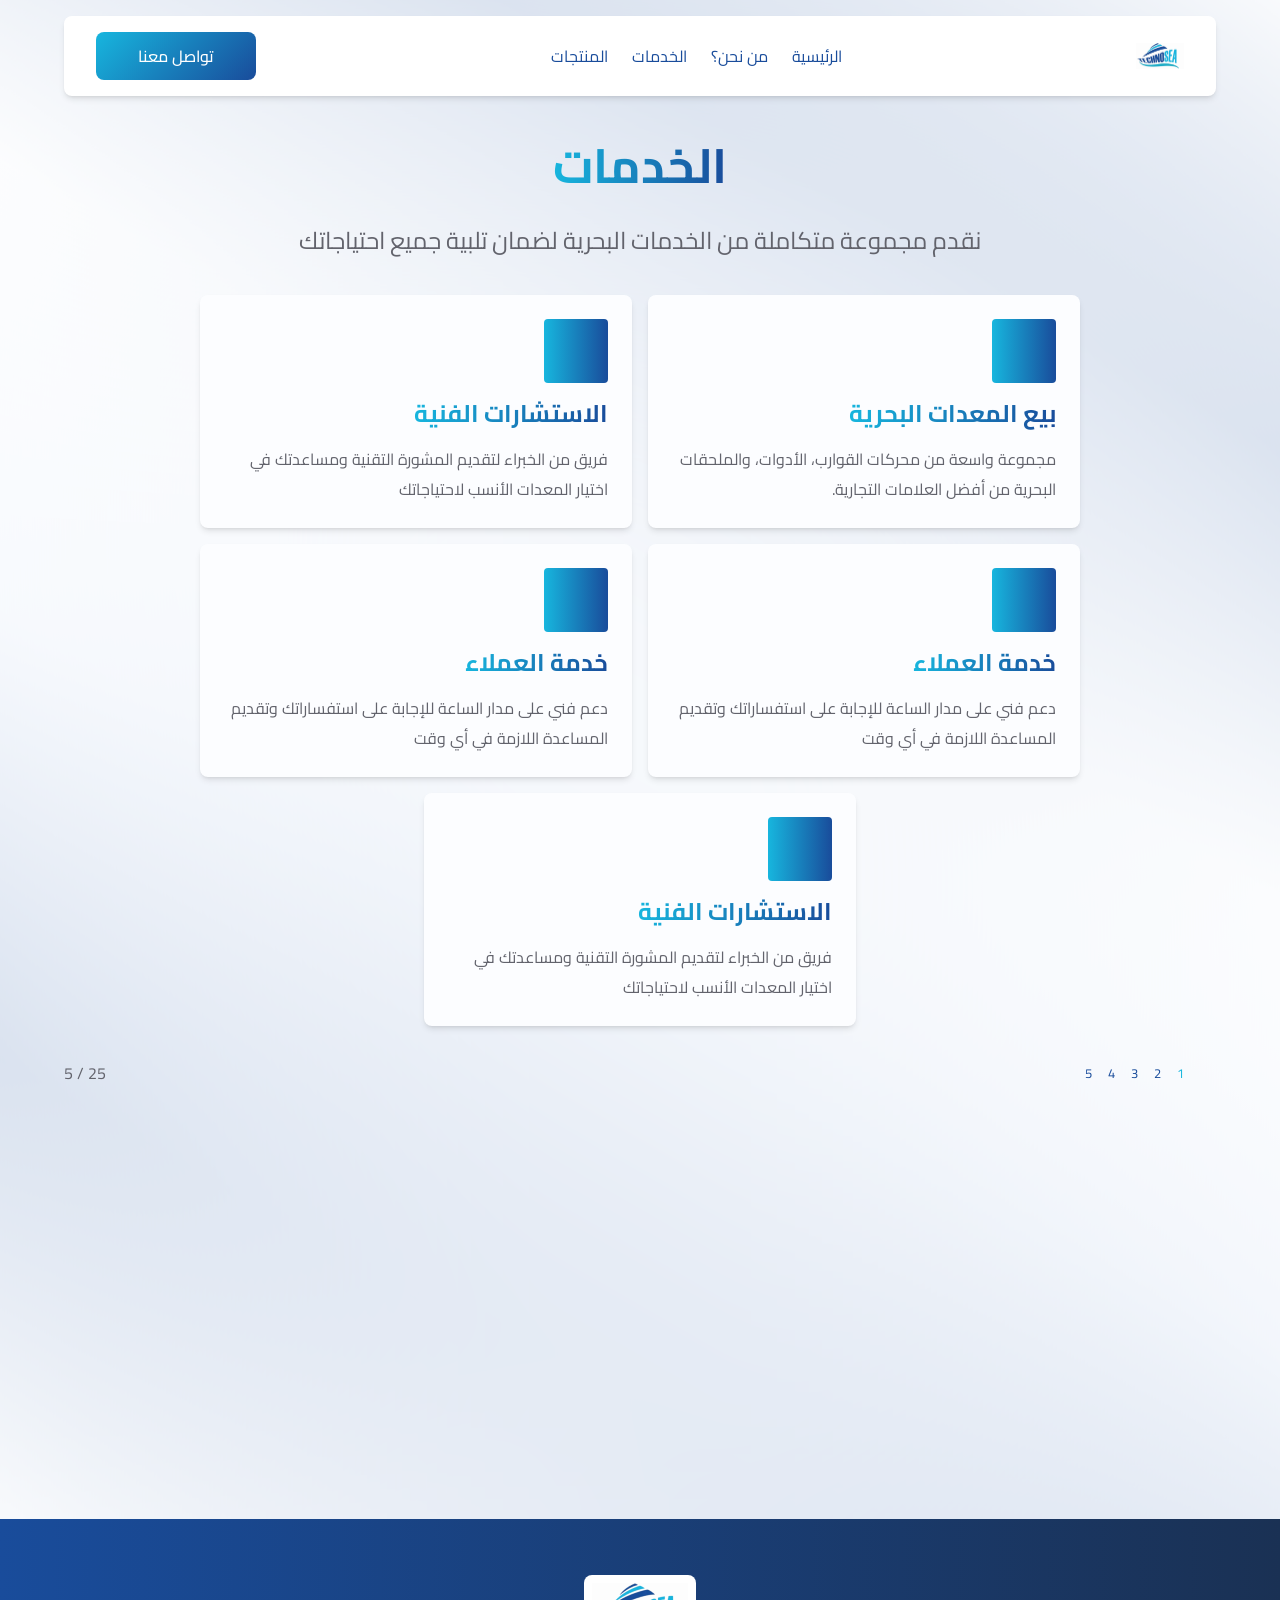
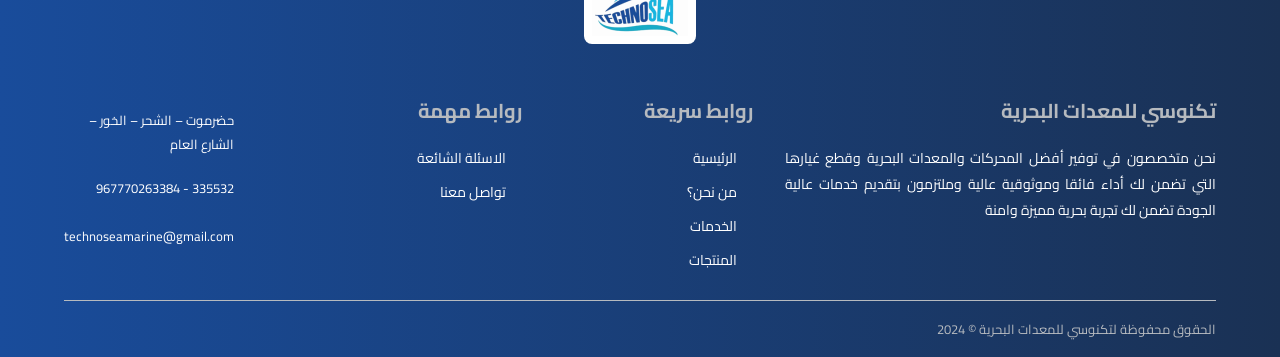
<file: pages/services.html>
<!DOCTYPE html>
<html lang="ar" dir="rtl">
    <head>
        <meta charset="UTF-8">
        
        <meta name="description" content="وجهتك المثالية لمعدات بحرية عالية الجودة لضمان رحلتك بأمان ومتعة">
        <meta name="keywords" content="Technosea, تكنوسي, معدات بحرية, marian, بحرية, محركات, engine">

        <link rel="stylesheet" href="../asset/styles/home.css">
        <title>تكنوسي | الخدمات</title>
    </head>

    <body>
        <!-- for the navbar -->
        <header></header>

        <!-- Services Section -->
        <section id="services" class="section services">
            <header>
                <h2>الخدمات</h2>
                <p>نقدم مجموعة متكاملة من الخدمات البحرية لضمان تلبية جميع احتياجاتك</p>
            </header>

            <section class="services-container"></section>

            <section id="pagination-container"></section>
        </section>

        <!-- Contact Section -->
        <section class="section contact mt-5 ">
            <section class="center">
                <p>
                    نحن ملتزمون بتقديم خدمات عالية الجودة لتضمن لك تجربة بحرية مميزة وآمنة. انضم إلينا ودعنا نكون شريكك الموثوق في كل مغامرة بحرية.
                </p>
        
                <a href="/pages/contact-us.html" class="btn center">تواصل معنا</a>
            </section>
        </section>

        <!-- for the footer -->
        <footer class="footer"></footer>

        <script type="module" src="/asset/js/index.js"></script>
        <script type="module">
            import Pagination from '../components/pagination.js';

            const services = [
                {
                    id: 1,
                    title: "بيع المعدات البحرية",
                    description: "مجموعة واسعة من محركات القوارب، الأدوات، والملحقات البحرية من أفضل العلامات التجارية.",
                    icon: "fi-ts-sailboat"
                },
                {
                    id: 2,
                    title: "الاستشارات الفنية",
                    description: "فريق من الخبراء لتقديم المشورة التقنية ومساعدتك في اختيار المعدات الأنسب لاحتياجاتك",
                    icon: "fi-ts-employee-man-alt"
                },
                {
                    id: 3,
                    title: "خدمة العملاء",
                    description: "دعم فني على مدار الساعة للإجابة على استفساراتك وتقديم المساعدة اللازمة في أي وقت",
                    icon: "fi-ts-user-headset"
                },
                {
                    id: 4,
                    title: "خدمة العملاء",
                    description: "دعم فني على مدار الساعة للإجابة على استفساراتك وتقديم المساعدة اللازمة في أي وقت",
                    icon: "fi-ts-user-headset"
                },
                {
                    id: 5,
                    title: "الاستشارات الفنية",
                    description: "فريق من الخبراء لتقديم المشورة التقنية ومساعدتك في اختيار المعدات الأنسب لاحتياجاتك",
                    icon: "fi-ts-employee-man-alt"
                },
            ];

            const servicesContainer = document.getElementsByClassName('services-container')[0];

            services.forEach(e => {
                servicesContainer.innerHTML += `
                    <article class="card">
                        <section class="icon center">
                            <i class="fi ${e.icon}"></i>
                        </section>

                        <header>
                            <h3>${e.title}</h3>
                        </header>

                        <p>${e.description}</p>
                    </article>
                `;
            });

            const servicesSection = document.querySelector('body > section.services');
            servicesSection.style.cssText = "animation: 1s showing-up linear forwards;";

            Pagination('/pages/services.html', 5, services.length, services.length * 5);
        </script>
    </body>
</html>
</file>
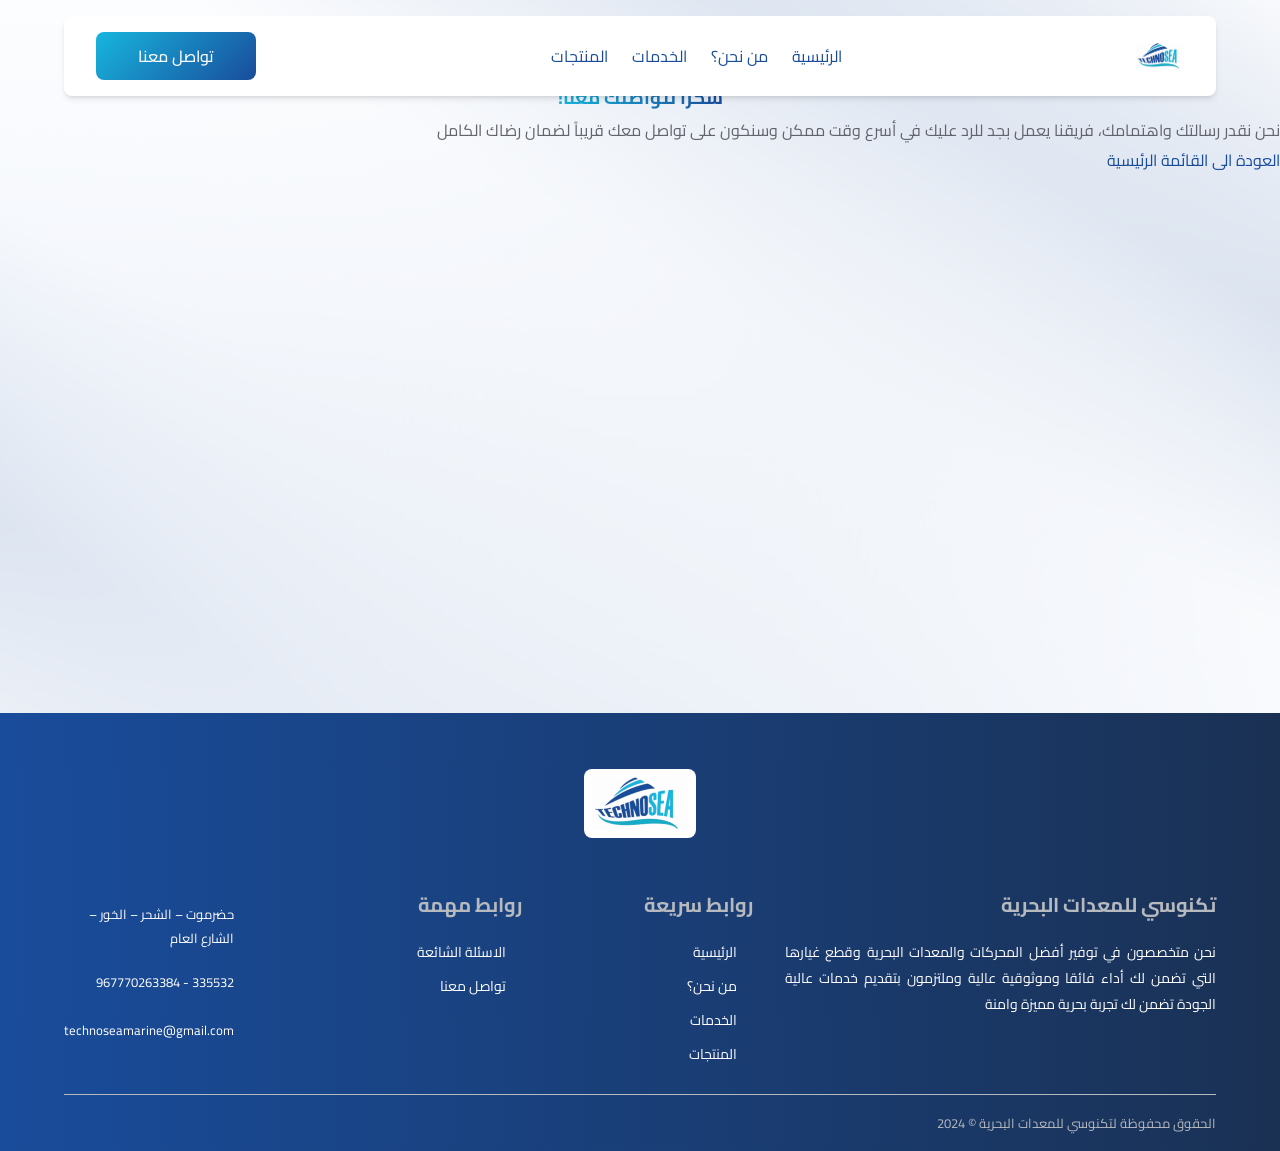
<file: pages/success-contact-us.html>
<!DOCTYPE html>
<html lang="ar" dir="rtl">
    <head>
        <!-- <link href="https://cdn.jsdelivr.net/npm/bootstrap@5.1.3/dist/css/bootstrap.min.css" rel="stylesheet" integrity="sha384-1BmE4kWBq78iYhFldvKuhfTAU6auU8tT94WrHftjDbrCEXSU1oBoqyl2QvZ6jIW3" crossorigin="anonymous"> -->
        <link rel="stylesheet" href="../asset/styles/home.css">
        <meta charset="UTF-8">
        
        <meta name="description" content="وجهتك المثالية لمعدات بحرية عالية الجودة لضمان رحلتك بأمان ومتعة">
        <meta name="keywords" content="Technosea, تكنوسي, معدات بحرية, marian, بحرية, محركات, engine">

        <title>تكنوسي | تواصل معنا</title>
    </head>

    <body>
        <!-- for the navbar -->
        <header></header>

        <div class=" container success-contact my-5 py-5 position-relative">
            <header class=" mx-auto text-center w-100 px-4 position-absolute top-50 start-50 translate-middle" >
                <h3 class="h1 mb-3">شكراً لتواصلك معنا!</h3>
                <p class="h5">نحن نقدر رسالتك واهتمامك، فريقنا يعمل بجد للرد عليك في أسرع وقت ممكن وسنكون على تواصل معك قريباً لضمان رضاك الكامل</p>
                <a href="../index.html">العودة الى القائمة الرئيسية</a>
            </header>
        </div>

        <!-- for the footer -->
        <footer class="footer"></footer>

        <script type="module" src="/asset/js/index.js"></script>
    </body>
</html>
</file>
<file: asset/styles/home.css>
/* hero section */
.hero {
    height: 100vh;
    background-image: url('../images/Home.png');
    background-size: cover;
    background-position: center;
    color: var(--white-color);
    position: relative;
    top: -5rem;
}

.hero header h1,
.hero header h2 {
    background: linear-gradient(to left, var(--white-color), var(--card-color) 20%);
    -webkit-text-fill-color: transparent;
    -webkit-background-clip: text;
}

.hero header h1 {
    font-size: 4rem;
}

.hero header h2 {
    font-weight: 500;
    font-size: 2.5rem;
}

.hero section:last-child {
    position: absolute;
    bottom: 1rem;
    font-size: 2rem;
    animation: 3s move ease-out infinite;
}

@keyframes move {
    0% {
        bottom: 1rem;
    }

    25% {
        bottom: 1.5rem;
    }

    50% {
        bottom: 1rem;
    }

    75% {
        bottom: -.7rem;
    }

    100% {
        bottom: 1rem;
    }
}

@media (max-width: 992px) {
    .hero {
        animation: none;
    }

    .hero header h1 {
        font-size: 3rem;
    }
    
    .hero header h2 {
        font-weight: 500;
        font-size: 2rem;
    }
}

@media (max-width: 375px) {
    .hero header h1 {
        font-size: 2rem;
    }
    
    .hero header h2 {
        font-weight: 500;
        font-size: 1.5rem;
    }
}

/* About */
.about {
    position: relative;
    display: flex;
    gap: .5rem;
    align-items: center;
    height: 80vh;
    padding: 0 5% 5rem;
    margin-top: 4rem;
    overflow: hidden;
}

.about > article {
    width: 50%;
    position: relative;
    z-index: 10;
}

.about > article > p {
    font-size: 1.2rem;
    margin: .5rem 0 1.5rem;
    text-align: justify;
}

.about > article h2 {
    font-size: 3rem;
    margin: unset;
}

.about > section:last-child {
    width: 50%;
    display: flex;
    justify-content: flex-end;
}

.about > section:last-child img {
    width: 80%;
    margin: 0 auto;
}

@media (max-width: 992px) {
    .about {
        flex-direction: column;
        gap: 4rem;
        padding: 3rem 5%;
        margin: 5rem auto;
    }

    .about > article {
        width: 100%;
        text-align: center;
    }

    .about > article header h2 {
        margin: 0 auto;
    }

    .about > article p {
        text-align: center;
    }

    .about > section:last-child {
        width: 100%;
    }
}

/* Engine */
.engine {
    position: relative;
    background-image: url('../images/Frame\ 3.png');
    background-repeat: no-repeat;
    background-size: cover;
    background-position: center;
    min-height: 20rem;
    color: var(--white-color);
    display: flex;
    align-items: center;
}

.engine::before {
    content: '';
    display: block;
    width: 50%;
    height: 100%;
    position: absolute;
    background-image: linear-gradient(-90deg, var(--main-color) 75%, transparent);
}

.engine > section {
    padding: 1rem 5%;
    z-index: 10;
    font-size: 1.5rem;
    font-weight: 500;
    width: 60%;
}

.engine > section > p {
    margin-bottom: 1rem;
}

.engine > section .btn {
    background-color: var(--white-color);
    color: var(--main-color);
    font-size: 1rem;
}

.engine > section .btn:hover {
    background-color: var(--second-color);
    color: var(--white-color);
}

@media (max-width: 992px) {
    .engine > section {
        width: 100%;
        text-align: justify;
    }
}

/* Services */
.services {
    margin: 1.5rem 0;
}

.services header {
    text-align: center;
}

.services .services-container {
    display: flex;
    flex-wrap: wrap;
    justify-content: center;
    gap: 1rem;
    margin: 2rem 0;
}

.services .btn,
.products .btn {
    margin: 0 auto;
}

@media (max-width: 992px) {
    .services .services-container {
        flex-direction: column;
        align-items: center;
    }
}

/* First Contact Section */
.contact > section {
    padding: 3rem 2rem;
    background-image: url("/asset/images/Frame\ 4.png");
    background-position: center;
    background-repeat: no-repeat;
    background-size: cover;
    width: 100%;
    border-radius: .5rem;
    align-items: flex-start;
    gap: 1rem;
    text-align: unset;
    background-color: var(--bg-color);
    box-shadow: var(--shadow);
    position: relative;
}

.contact > section > p {
    width: 60%;
    font-size: 1.5rem;
    color: var(--main-color);
}

.contact > section > p,
.contact > section > .btn {
    z-index: 10;
}

@media (max-width: 992px) {
    .contact > section > p {
        width: 80%;
        text-align: justify;
    }
}


@media (max-width: 768px) {
    .contact > section > p {
        width: 100%;
    }
}

/* Products section */
.products {
    margin: 2rem auto;
}
.products-container {
    margin: 3rem 0;
    display: grid;
    grid-template-columns: repeat(4, 1fr);
    gap: 1rem;
}

.product {
    width: 100%;
    padding: 0;
    padding-bottom: 1.5rem;
}

.product header,
.product p {
    padding: 0 1.5rem;
}

.btn-container {
    text-align: center;
}

@media (max-width: 992px) {
    .products-container {
        grid-template-columns: repeat(3, 1fr);
    }
}


@media (max-width: 768px) {
    .products-container {
        grid-template-columns: repeat(2, 1fr);
    }
}

@media (max-width: 630px) {
    .products-container {
        grid-template-columns: repeat(1, 1fr);
    }
}

/* Partners */
.partners {
    overflow: hidden;
    margin-top: 3rem;
}

.partners-container {
    margin: 3rem 0;
    display: flex;
    gap: 3rem;
    /* width: fit-content; */
    /* animation: 50s slider infinite linear; */
}

.partners-container:hover {
    animation-play-state: paused;
}

.partners-container .partner {
    padding: .5rem;
    background-color: var(--white-color);
    width: 16rem;
    height: 8.25rem;
    border-radius: .5rem;
    box-shadow: var(--shadow);
}

.partners-container .partner img {
    width: 80%;
    margin: 0 auto;
    object-fit: cover;
    filter: grayscale(1);
}

.partners-container .partner:hover img {
    filter: grayscale(0);
}

@keyframes slider {
    0% {
        transform: translateX(100%);
    }

    100% {
        transform: translateX(-100%);
    }
}

/* FAQ */
.faq {
    margin-top: 3rem;
}

.faq .faq-container {
    margin: 2rem 0;
}

.faq .faq-container .card {
    width: 100%;
    background-color: var(--white-color);
    /* height: 4.5rem; */
    display: flex;
    flex-direction: column;
    justify-content: center;
    cursor: pointer;
    margin: 1rem 0;
    position: relative;
    overflow: hidden;
}

.faq .faq-container .card:hover {
    transform: scale(1.01);
}

.faq .faq-container .card header {
    display: flex;
    justify-content: space-between;
    align-items: center;
}

.faq .faq-container .card header h4 {
    color: var(--main-color);
}

.faq .faq-container .card p {
    opacity: 0;
    position: absolute;
    top: -1rem;
    animation: .3s close-card linear forwards;
}

.faq .faq-container .open-card {
    height: max-content;
}

.faq .faq-container .card .fi-rr-minus {
    display: none;
}

.faq .faq-container .open-card .fi-rr-plus {
    display: none;
}

.faq .faq-container .open-card .fi-rr-minus {
    display: unset;
}

.faq .faq-container .open-card p {
    position: relative;
    animation: .3s open-card linear forwards;
}

@keyframes open-card {
    from {
        opacity: 0;
        top: -1rem;
    }

    to {
        opacity: 1;
        top: 0;
    }
}

@keyframes close-card {
    from {
        opacity: 1;
        top: 3.5rem;
    }

    to {
        opacity: 0;
        top: 2.5rem;
    }
}

@media (max-width: 368px) {
    .faq .faq-container .card p {
        text-align: justify;
    }
}

.our-values > div {
    display: grid;
    grid-template-columns: repeat(4, 1fr);
    gap: 1rem;
}

.our-values .card {
    background-color: var(--main-color);
}

.bg-as-body{
    /* background-color: var(--bg-color); */
    background-color:#F5F9FF;
    border-radius: 8px;
}

.filter-container .card:hover{
    transform: scale(1);
}

.countact-us .card.icon {
    background-image: linear-gradient(-90deg, var(--main-color), var(--second-color));
    height: 11rem;
}

.text-primary{
    color: var(--main-color);
}

.success-contact{
    height: 65vh;
}

.our-values .card:hover {
    animation: .2s hover-card linear forwards;
}

@media (max-width: 992px) {
    .our-values > div {
        grid-template-columns: repeat(2, 1fr);
    }
}

@media (max-width: 450px) {
    .our-values > div {
        grid-template-columns: repeat(1, 1fr);
    }
}

body > section:not(body > section.hero) {
    transform: translate(100%);
    opacity: 0;
}


.single-box{
    margin-bottom: 1rem;
    height: 8.5rem;
    overflow: hidden;
}

.carousel-indicators{
    left: 0;
    top: auto;
    bottom: -3rem;
}

.carousel-indicators button{
    background-color: var(--main-color) !important;
    border-radius: 50%;
    width: 15px !important;
    height:15px !important;
    /* margin-bottom: 3rem; */
}
</file>
<file: asset/styles/contact-us.css>
@media (max-width: 992px) {
    .section.header-page {
        text-align: center;
    }
}

.cards-container {
    display: flex;
    justify-content: center;
    gap: 1rem;
    flex-wrap: wrap;
    padding: 2rem 5%;
}

.card {
    background-image: linear-gradient(-45deg, var(--main-color), var(--second-color));
    color: var(--white-color);
    align-items: flex-start;
    text-align: unset;
    gap: .5rem;
}

.card .icon {
    background-image: none;
    font-size: 3rem;
}

.card:hover .icon {
    animation: none;
}

.card header h3 {
    background: unset;
    -webkit-text-fill-color: unset;
    -webkit-background-clip: unset;
    color: var(--white-color);
}

.card a {
    color: inherit;
}

.card p {
    margin: 0;
}

.card:hover {
    animation: .2s hover-card linear forwards;
}

main > section:nth-child(3) {
    padding: 3rem 3rem 0;
    background-color: var(--bg-color);
    width: 60%;
    margin: 2rem auto 4rem;
    border-radius: .5rem;
}

main > section:nth-child(3) p {
    color: var(--main-color);
    text-align: center;
    font-size: 1.2rem;
    margin: 0;
}

form {
    background-color: var(--white-color);
    box-shadow: var(--shadow);
    padding: 1.5rem 2rem;
    border-radius: .5rem;
    width: 30rem;
    margin: 0 auto;
    display: flex;
    flex-direction: column;
    gap: 1rem;
    position: relative;
    top: 2rem;
}

main > section:nth-child(3):focus-within {
    animation: .4s hover-card linear forwards;
}

main > section:nth-child(3):focus-within p {
    color: var(--white-color);
}

main > section:nth-child(3):focus-within form {
    transform: scale(1.05);
}

form > section {
    display: flex;
    flex-direction: column;
    gap: .5rem;
}

input,
textarea {
    padding: .5rem;
    border-radius: .25rem;
    border: 1px solid var(--border-color);
}

textarea {
    height: 10rem;
    resize: none;
}

@media (max-width: 768px) {
    main > section:nth-child(3) {
        width: 90%;
        padding: 3rem .5rem 0;
    }

    main > section:nth-child(3) form {
        width: 90%;
    }
}

@media (max-width: 450px) {
    main > section:nth-child(3) form {
        width: 100%;
    }
}

.icons {
    color: var(--main-color);
    margin: 5rem 0 2rem;
    text-align: center;
}

.icons-container {
    display: flex;
    gap: 1.5rem;
    align-items: center;
    font-size: 1.8rem;
    list-style: none;
    justify-content: center;
    margin-top: 1rem;
}

@media (max-width: 450px) {
    .icons h4 {
        font-size: 1.2rem;
    }

    .icons-container {
        font-size: 1.5rem;
    }
}
</file>
